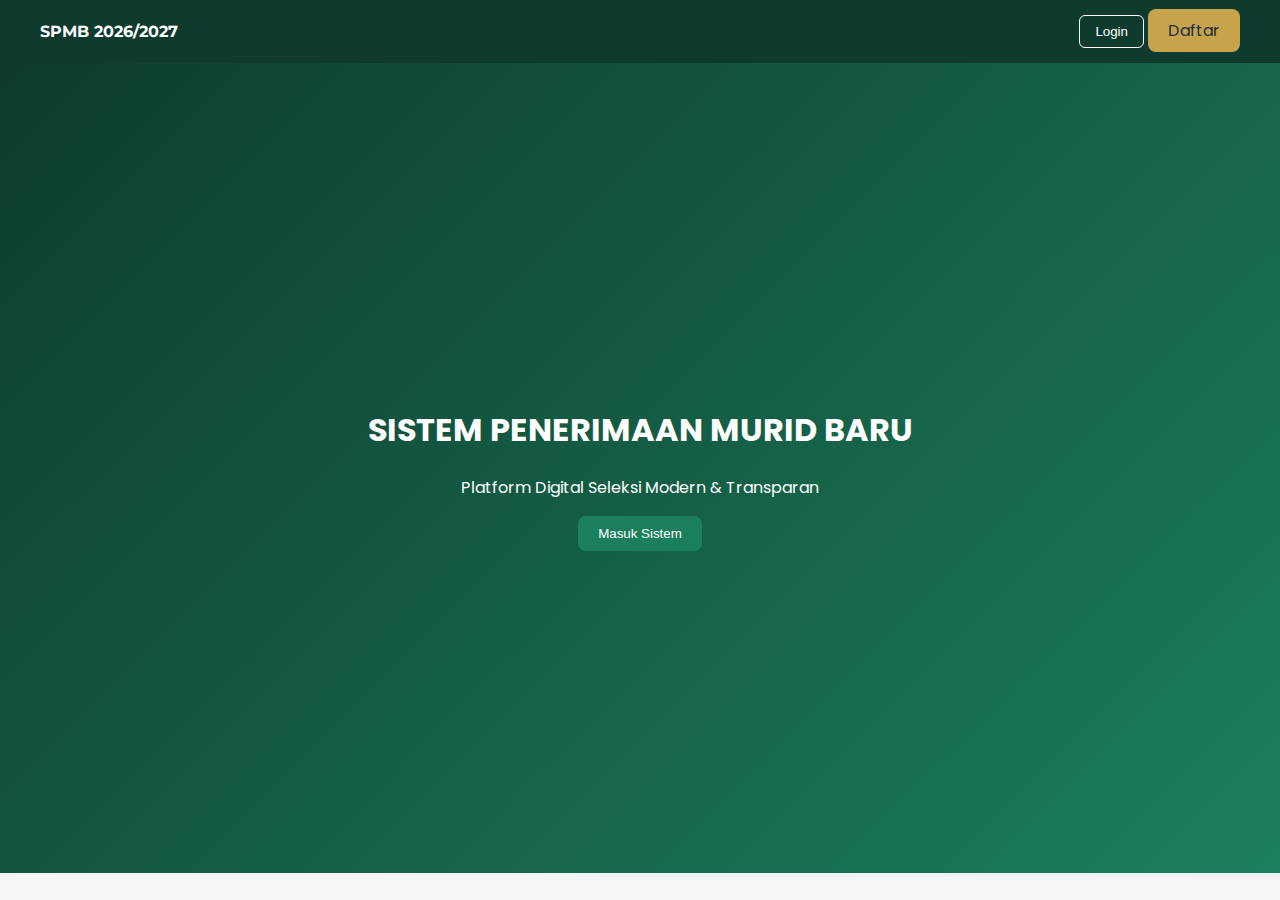
<file: index.html>
<!DOCTYPE html>
<html lang="id">
<head>
<meta charset="UTF-8">
<meta name="viewport" content="width=device-width, initial-scale=1.0">
<title>SPMB Enterprise 2026-2027</title>

<link href="https://fonts.googleapis.com/css2?family=Poppins:wght@300;400;600;700&family=Montserrat:wght@600;700&display=swap" rel="stylesheet">
<link rel="stylesheet" href="style.css">
</head>
<body>

<header class="navbar">
  <div class="logo">SPMB 2026/2027</div>
  <div>
    <button class="btn-outline" onclick="openLogin()">Login</button>
    <a href="register.html" class="btn-gold">Daftar</a>
  </div>
</header>

<section class="hero">
  <div class="hero-content">
    <h1>SISTEM PENERIMAAN MURID BARU</h1>
    <p>Platform Digital Seleksi Modern & Transparan</p>
    <button class="btn-primary" onclick="openLogin()">Masuk Sistem</button>
  </div>
</section>

<div class="modal" id="loginModal">
  <div class="modal-box">
    <h2>Login Enterprise</h2>

    <select id="role">
      <option value="user">Pendaftar</option>
      <option value="admin">Admin</option>
    </select>

    <input type="text" id="email" placeholder="Email">
    <input type="password" id="password" placeholder="Password">

    <button class="btn-primary" onclick="login()">Login</button>
    <span class="close" onclick="closeLogin()">×</span>
  </div>
</div>

<script src="app.js"></script>
</body>
</html>
</file>
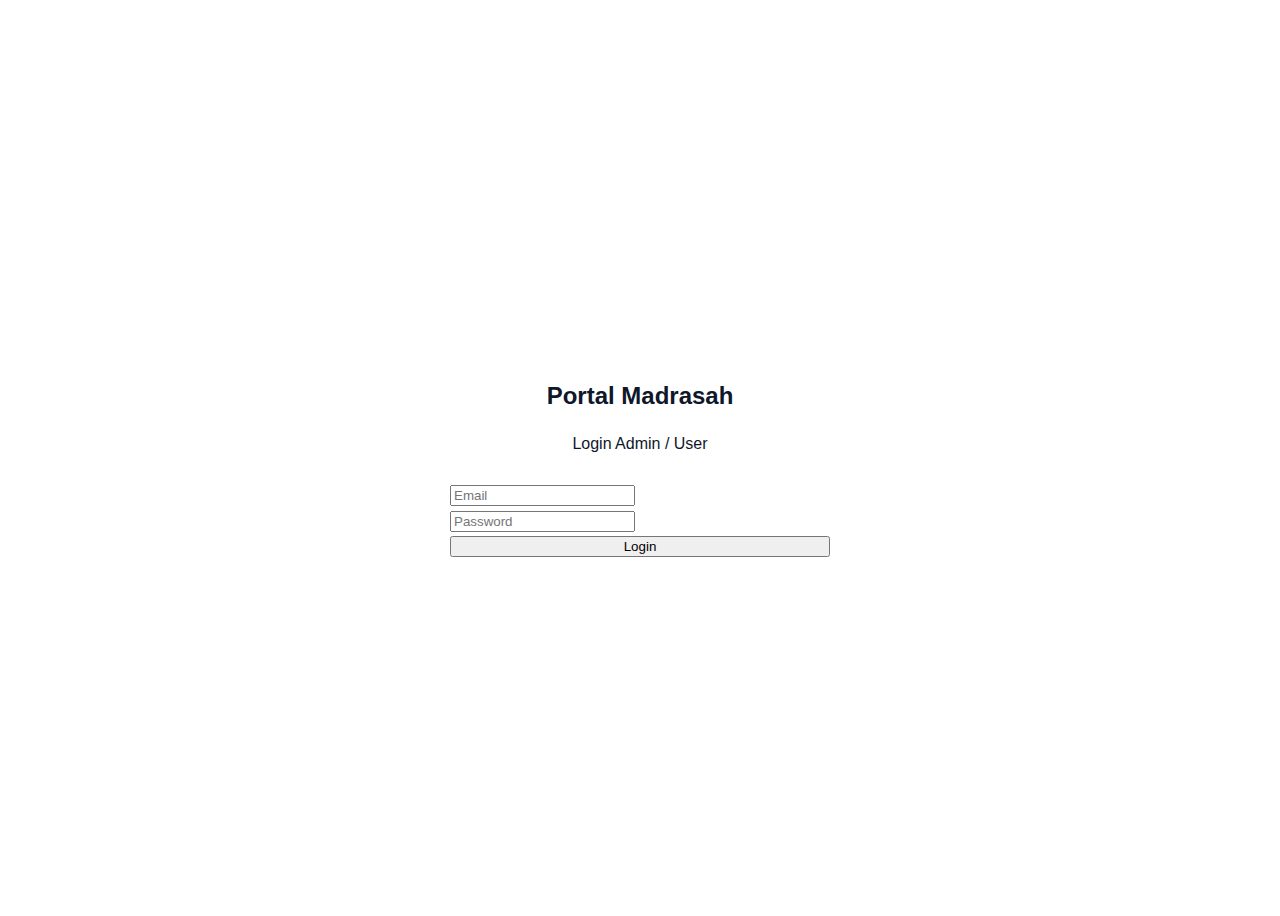
<file: login.html>
<!DOCTYPE html>
<html lang="id">
<head>
<meta charset="UTF-8">
<meta name="viewport" content="width=device-width, initial-scale=1.0">
<title>Login - Portal Madrasah</title>

<link href="https://fonts.googleapis.com/css2?family=Poppins:wght@500;600;700&family=Montserrat:wght@400;500;600&display=swap" rel="stylesheet">
<link rel="stylesheet" href="assets/css/style.css">

<style>
body {
  display: flex;
  justify-content: center;
  align-items: center;
  height: 100vh;
  background: linear-gradient(135deg, var(--green-dark), var(--navy-soft));
}

.login-card {
  background: #fff;
  padding: 40px;
  width: 380px;
  border-radius: var(--radius-lg);
  box-shadow: var(--shadow-soft);
}

.login-card h2 {
  text-align: center;
  margin-bottom: 10px;
}

.login-card p {
  text-align: center;
  margin-bottom: 25px;
}

</style>
</head>
<body>

<div class="login-card">
  <h2>Portal Madrasah</h2>
  <p>Login Admin / User</p>

  <div class="input-group">
    <input type="email" id="email" placeholder="Email">
  </div>

  <div class="input-group">
    <input type="password" id="password" placeholder="Password">
  </div>

  <button class="btn btn-primary" style="width:100%;">Login</button>
</div>

</body>
</html>
</file>
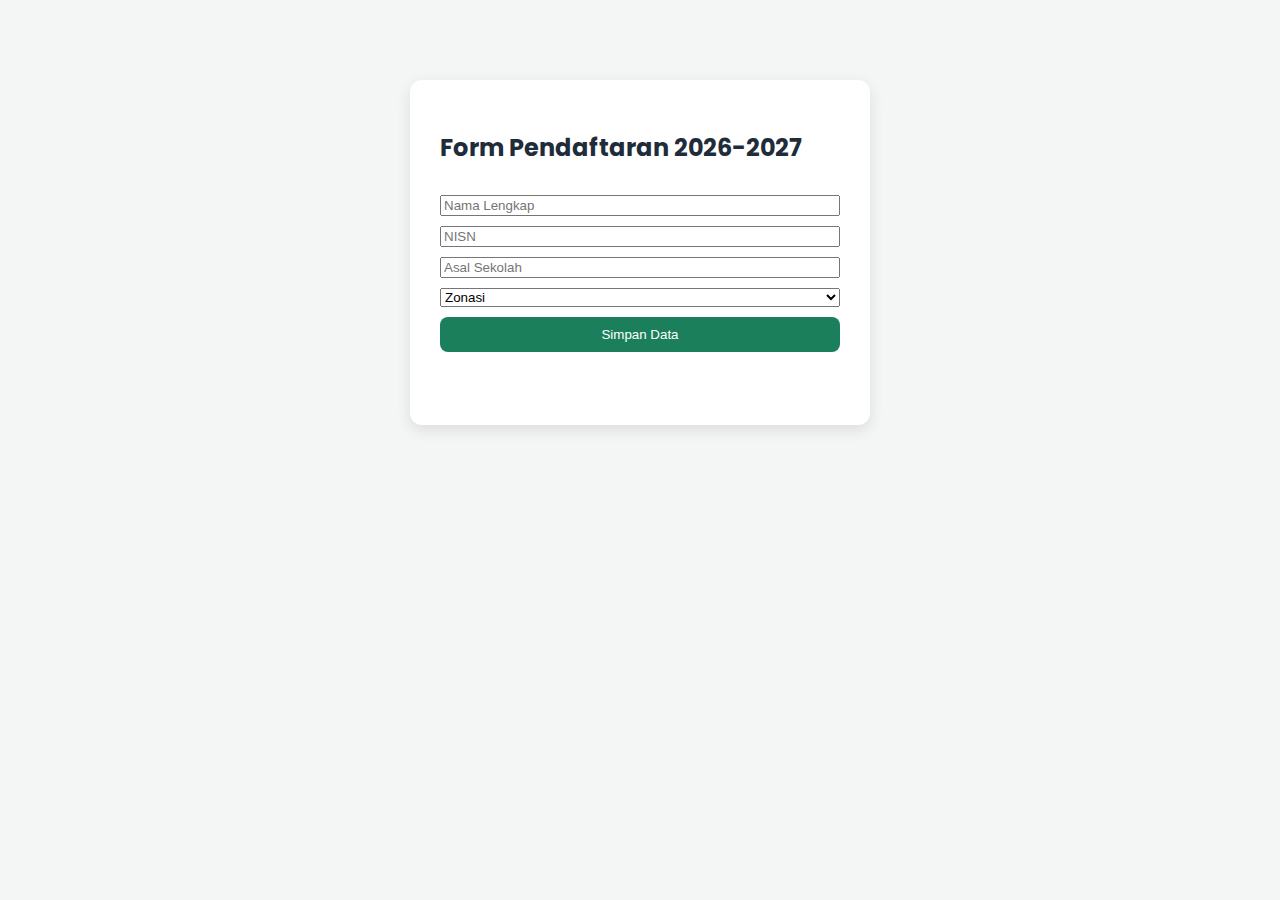
<file: register.html>
<!DOCTYPE html>
<html>
<head>
<meta charset="UTF-8">
<meta name="viewport" content="width=device-width, initial-scale=1.0">
<title>Pendaftaran SPMB</title>
<link href="https://fonts.googleapis.com/css2?family=Poppins:wght@300;400;600;700&family=Montserrat:wght@600;700&display=swap" rel="stylesheet">
<link rel="stylesheet" href="style.css">
</head>
<body>

<div class="form-container">
  <h2>Form Pendaftaran 2026-2027</h2>

  <input type="text" id="nama" placeholder="Nama Lengkap">
  <input type="text" id="nisn" placeholder="NISN">
  <input type="text" id="asal" placeholder="Asal Sekolah">
  <select id="jalur">
    <option>Zonasi</option>
    <option>Prestasi</option>
    <option>Afirmasi</option>
  </select>

  <button class="btn-primary" onclick="daftar()">Simpan Data</button>
  <button class="btn-outline" onclick="window.location='index.html'">Kembali</button>
</div>

<script src="app.js"></script>
</body>
</html>
</file>
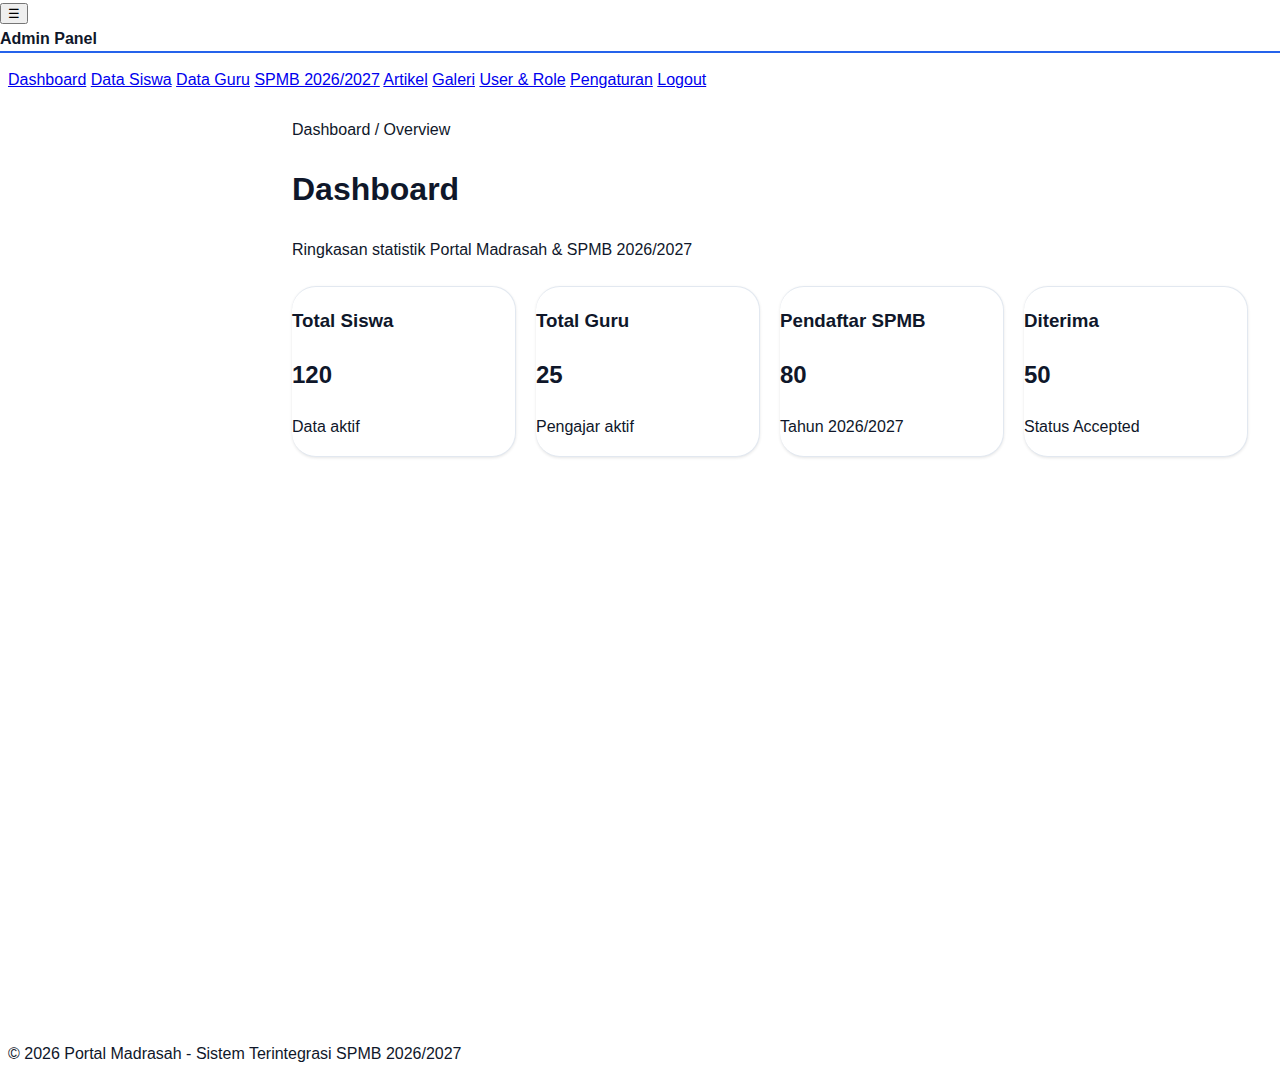
<file: admin/dashboard.html>
<!DOCTYPE html>
<html lang="id">
<head>
<meta charset="UTF-8">
<meta name="viewport" content="width=device-width, initial-scale=1.0">
<title>Dashboard Admin - Portal Madrasah</title>

<!-- Google Font -->
<link href="https://fonts.googleapis.com/css2?family=Poppins:wght@500;600;700&family=Montserrat:wght@400;500;600&display=swap" rel="stylesheet">

<!-- Global CSS -->
<link rel="stylesheet" href="../assets/css/style.css">

<style>
.main-content {
  margin-left: 260px;
  padding: 24px;
  min-height: 100vh;
}

.dashboard-grid {
  display: grid;
  grid-template-columns: repeat(auto-fit, minmax(220px, 1fr));
  gap: 20px;
}

.stat-card {
  border-left: 5px solid var(--gold-soft);
}

.top-section {
  margin-bottom: 24px;
}

</style>
</head>
<body>

<!-- ================= SIDEBAR ================= -->
<div class="sidebar" id="sidebar">
  <h3>Madrasah</h3>

  <a href="dashboard.html" class="active">Dashboard</a>
  <a href="siswa.html">Data Siswa</a>
  <a href="guru.html">Data Guru</a>
  <a href="spmb.html">SPMB 2026/2027</a>
  <a href="artikel.html">Artikel</a>
  <a href="galeri.html">Galeri</a>
  <a href="users.html">User & Role</a>
  <a href="settings.html">Pengaturan</a>
  <a href="#">Logout</a>
</div>

<!-- ================= NAVBAR ================= -->
<div class="navbar">
  <div>
    <button class="btn btn-outline" onclick="toggleSidebar()">☰</button>
  </div>
  <div>
    <strong>Admin Panel</strong>
  </div>
</div>

<!-- ================= MAIN CONTENT ================= -->
<div class="main-content">

  <!-- Breadcrumb -->
  <div class="breadcrumb">
    Dashboard / Overview
  </div>

  <!-- Title -->
  <div class="top-section">
    <h1>Dashboard</h1>
    <p>Ringkasan statistik Portal Madrasah & SPMB 2026/2027</p>
  </div>

  <!-- Statistic Cards -->
  <div class="dashboard-grid">
    
    <div class="card stat-card">
      <h3>Total Siswa</h3>
      <h2>120</h2>
      <p>Data aktif</p>
    </div>

    <div class="card stat-card">
      <h3>Total Guru</h3>
      <h2>25</h2>
      <p>Pengajar aktif</p>
    </div>

    <div class="card stat-card">
      <h3>Pendaftar SPMB</h3>
      <h2>80</h2>
      <p>Tahun 2026/2027</p>
    </div>

    <div class="card stat-card">
      <h3>Diterima</h3>
      <h2>50</h2>
      <p>Status Accepted</p>
    </div>

  </div>

</div>

<!-- ================= FOOTER ================= -->
<div class="footer">
  © 2026 Portal Madrasah - Sistem Terintegrasi SPMB 2026/2027
</div>

<!-- ================= SCRIPT ================= -->
<script>
function toggleSidebar() {
  document.getElementById("sidebar").classList.toggle("active");
}
</script>

</body>
</html>
</file>
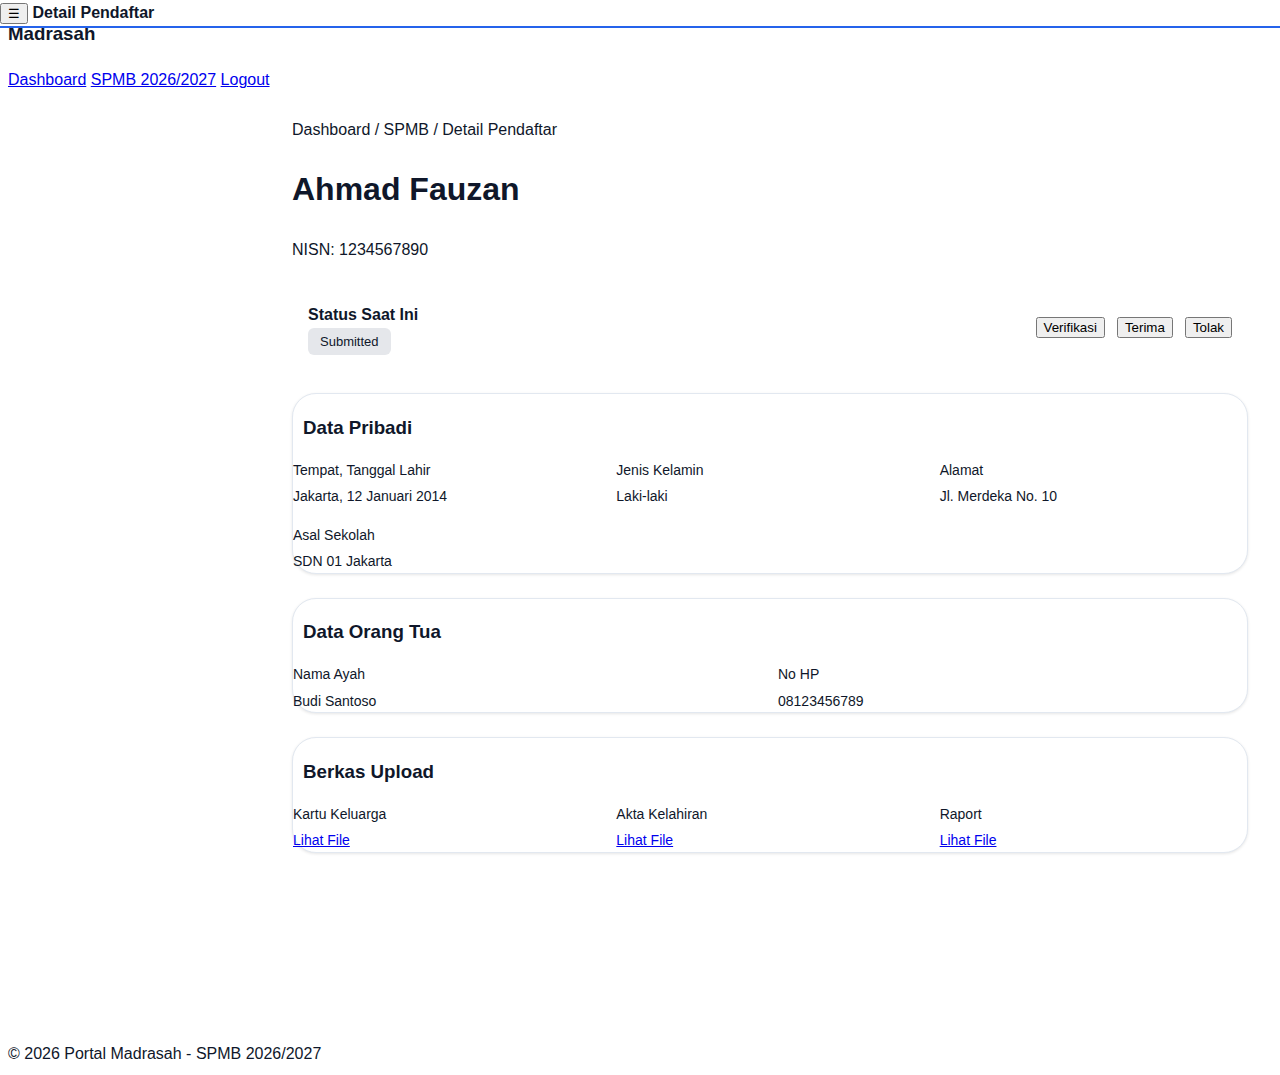
<file: admin/spmb-detail.html>
<!DOCTYPE html>
<html lang="id">
<head>
<meta charset="UTF-8">
<meta name="viewport" content="width=device-width, initial-scale=1.0">
<title>Detail Pendaftar - SPMB 2026/2027</title>

<link href="https://fonts.googleapis.com/css2?family=Poppins:wght@500;600;700&family=Montserrat:wght@400;500;600&display=swap" rel="stylesheet">
<link rel="stylesheet" href="../assets/css/style.css">

<style>
.main-content {
  margin-left: 260px;
  padding: 24px;
  min-height: 100vh;
}

.section {
  margin-bottom: 24px;
}

.section h3 {
  margin-bottom: 16px;
  border-left: 4px solid var(--gold-soft);
  padding-left: 10px;
}

.data-grid {
  display: grid;
  grid-template-columns: repeat(auto-fit, minmax(250px, 1fr));
  gap: 16px;
}

.data-item {
  font-size: 14px;
}

.data-item strong {
  display: block;
  color: var(--text-muted);
  font-weight: 500;
  margin-bottom: 4px;
}

.status-panel {
  display: flex;
  justify-content: space-between;
  align-items: center;
  padding: 16px;
  border-radius: var(--radius-md);
  background: #fff;
  box-shadow: var(--shadow-soft);
  margin-bottom: 24px;
}

.status-label {
  font-weight: 600;
}

.status-badge {
  padding: 6px 12px;
  border-radius: 6px;
  font-size: 13px;
  font-weight: 500;
}

.status-submitted { background: #E5E7EB; }
.status-verified { background: #D1FAE5; color: #065F46; }
.status-accepted { background: var(--emerald); color: #fff; }
.status-rejected { background: #FECACA; color: #7F1D1D; }

.action-buttons {
  display: flex;
  gap: 12px;
  flex-wrap: wrap;
}

@media (max-width: 992px) {
  .main-content {
    margin-left: 0;
  }
}
</style>
</head>
<body>

<!-- SIDEBAR -->
<div class="sidebar" id="sidebar">
  <h3>Madrasah</h3>
  <a href="dashboard.html">Dashboard</a>
  <a href="spmb.html" class="active">SPMB 2026/2027</a>
  <a href="#">Logout</a>
</div>

<!-- NAVBAR -->
<div class="navbar">
  <button class="btn btn-outline" onclick="toggleSidebar()">☰</button>
  <strong>Detail Pendaftar</strong>
</div>

<!-- MAIN CONTENT -->
<div class="main-content">

  <!-- Breadcrumb -->
  <div class="breadcrumb">
    Dashboard / SPMB / Detail Pendaftar
  </div>

  <!-- Identitas Header -->
  <div class="section">
    <h1>Ahmad Fauzan</h1>
    <p>NISN: 1234567890</p>
  </div>

  <!-- Status Panel -->
  <div class="status-panel">
    <div>
      <div class="status-label">Status Saat Ini</div>
      <span class="status-badge status-submitted">Submitted</span>
    </div>

    <div class="action-buttons">
      <button class="btn btn-primary">Verifikasi</button>
      <button class="btn btn-gold">Terima</button>
      <button class="btn btn-outline">Tolak</button>
    </div>
  </div>

  <!-- Data Pribadi -->
  <div class="section card">
    <h3>Data Pribadi</h3>
    <div class="data-grid">
      <div class="data-item">
        <strong>Tempat, Tanggal Lahir</strong>
        Jakarta, 12 Januari 2014
      </div>
      <div class="data-item">
        <strong>Jenis Kelamin</strong>
        Laki-laki
      </div>
      <div class="data-item">
        <strong>Alamat</strong>
        Jl. Merdeka No. 10
      </div>
      <div class="data-item">
        <strong>Asal Sekolah</strong>
        SDN 01 Jakarta
      </div>
    </div>
  </div>

  <!-- Data Orang Tua -->
  <div class="section card">
    <h3>Data Orang Tua</h3>
    <div class="data-grid">
      <div class="data-item">
        <strong>Nama Ayah</strong>
        Budi Santoso
      </div>
      <div class="data-item">
        <strong>No HP</strong>
        08123456789
      </div>
    </div>
  </div>

  <!-- Berkas Upload -->
  <div class="section card">
    <h3>Berkas Upload</h3>
    <div class="data-grid">
      <div class="data-item">
        <strong>Kartu Keluarga</strong>
        <a href="#">Lihat File</a>
      </div>
      <div class="data-item">
        <strong>Akta Kelahiran</strong>
        <a href="#">Lihat File</a>
      </div>
      <div class="data-item">
        <strong>Raport</strong>
        <a href="#">Lihat File</a>
      </div>
    </div>
  </div>

</div>

<!-- FOOTER -->
<div class="footer">
  © 2026 Portal Madrasah - SPMB 2026/2027
</div>

<script>
function toggleSidebar() {
  document.getElementById("sidebar").classList.toggle("active");
}
</script>

</body>
</html>
</file>
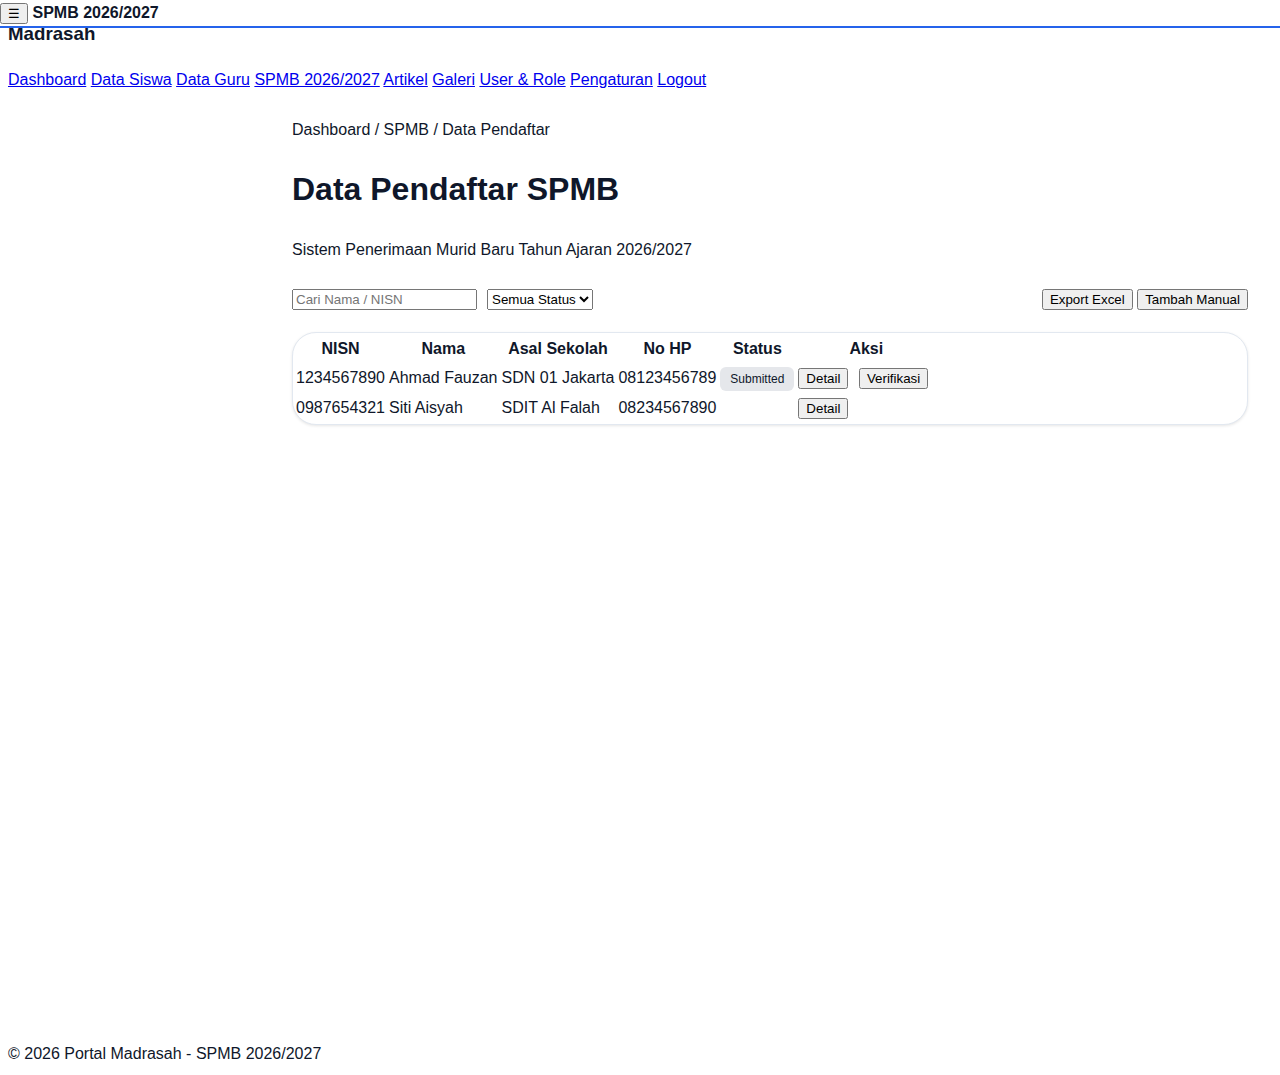
<file: admin/spmb.html>
<!DOCTYPE html>
<html lang="id">
<head>
<meta charset="UTF-8">
<meta name="viewport" content="width=device-width, initial-scale=1.0">
<title>SPMB 2026/2027 - Admin</title>

<link href="https://fonts.googleapis.com/css2?family=Poppins:wght@500;600;700&family=Montserrat:wght@400;500;600&display=swap" rel="stylesheet">
<link rel="stylesheet" href="../assets/css/style.css">

<style>
.main-content {
  margin-left: 260px;
  padding: 24px;
  min-height: 100vh;
}

.top-section {
  margin-bottom: 24px;
}

.action-bar {
  display: flex;
  justify-content: space-between;
  align-items: center;
  margin-bottom: 20px;
  gap: 15px;
  flex-wrap: wrap;
}

.filter-group {
  display: flex;
  gap: 10px;
  flex-wrap: wrap;
}

.status-badge {
  padding: 5px 10px;
  border-radius: 6px;
  font-size: 12px;
  font-weight: 500;
}

.status-submitted { background: #E5E7EB; }
.status-verified { background: #D1FAE5; color: #065F46; }
.status-accepted { background: var(--emerald); color: #fff; }
.status-rejected { background: #FECACA; color: #7F1D1D; }

.table-actions button {
  margin-right: 6px;
}

@media (max-width: 992px) {
  .main-content {
    margin-left: 0;
  }
}
</style>
</head>
<body>

<!-- SIDEBAR -->
<div class="sidebar" id="sidebar">
  <h3>Madrasah</h3>
  <a href="dashboard.html">Dashboard</a>
  <a href="siswa.html">Data Siswa</a>
  <a href="guru.html">Data Guru</a>
  <a href="spmb.html" class="active">SPMB 2026/2027</a>
  <a href="artikel.html">Artikel</a>
  <a href="galeri.html">Galeri</a>
  <a href="users.html">User & Role</a>
  <a href="settings.html">Pengaturan</a>
  <a href="#">Logout</a>
</div>

<!-- NAVBAR -->
<div class="navbar">
  <button class="btn btn-outline" onclick="toggleSidebar()">☰</button>
  <strong>SPMB 2026/2027</strong>
</div>

<!-- MAIN CONTENT -->
<div class="main-content">

  <!-- Breadcrumb -->
  <div class="breadcrumb">
    Dashboard / SPMB / Data Pendaftar
  </div>

  <!-- Header -->
  <div class="top-section">
    <h1>Data Pendaftar SPMB</h1>
    <p>Sistem Penerimaan Murid Baru Tahun Ajaran 2026/2027</p>
  </div>

  <!-- Action Bar -->
  <div class="action-bar">
    
    <div class="filter-group">
      <input type="text" placeholder="Cari Nama / NISN">
      
      <select>
        <option value="">Semua Status</option>
        <option>Submitted</option>
        <option>Verified</option>
        <option>Accepted</option>
        <option>Rejected</option>
      </select>
    </div>

    <div>
      <button class="btn btn-primary">Export Excel</button>
      <button class="btn btn-gold">Tambah Manual</button>
    </div>

  </div>

  <!-- Table -->
  <div class="card">
    <table class="table">
      <thead>
        <tr>
          <th>NISN</th>
          <th>Nama</th>
          <th>Asal Sekolah</th>
          <th>No HP</th>
          <th>Status</th>
          <th>Aksi</th>
        </tr>
      </thead>
      <tbody>
        <tr>
          <td>1234567890</td>
          <td>Ahmad Fauzan</td>
          <td>SDN 01 Jakarta</td>
          <td>08123456789</td>
          <td><span class="status-badge status-submitted">Submitted</span></td>
          <td class="table-actions">
            <button class="btn btn-outline">Detail</button>
            <button class="btn btn-primary">Verifikasi</button>
          </td>
        </tr>

        <tr>
          <td>0987654321</td>
          <td>Siti Aisyah</td>
          <td>SDIT Al Falah</td>
          <td>08234567890</td>
          <td><span class="status-badge status-accepted">Accepted</span></td>
          <td class="table-actions">
            <button class="btn btn-outline">Detail</button>
          </td>
        </tr>

      </tbody>
    </table>
  </div>

</div>

<!-- FOOTER -->
<div class="footer">
  © 2026 Portal Madrasah - SPMB 2026/2027
</div>

<script>
function toggleSidebar() {
  document.getElementById("sidebar").classList.toggle("active");
}
</script>

</body>
</html>
</file>
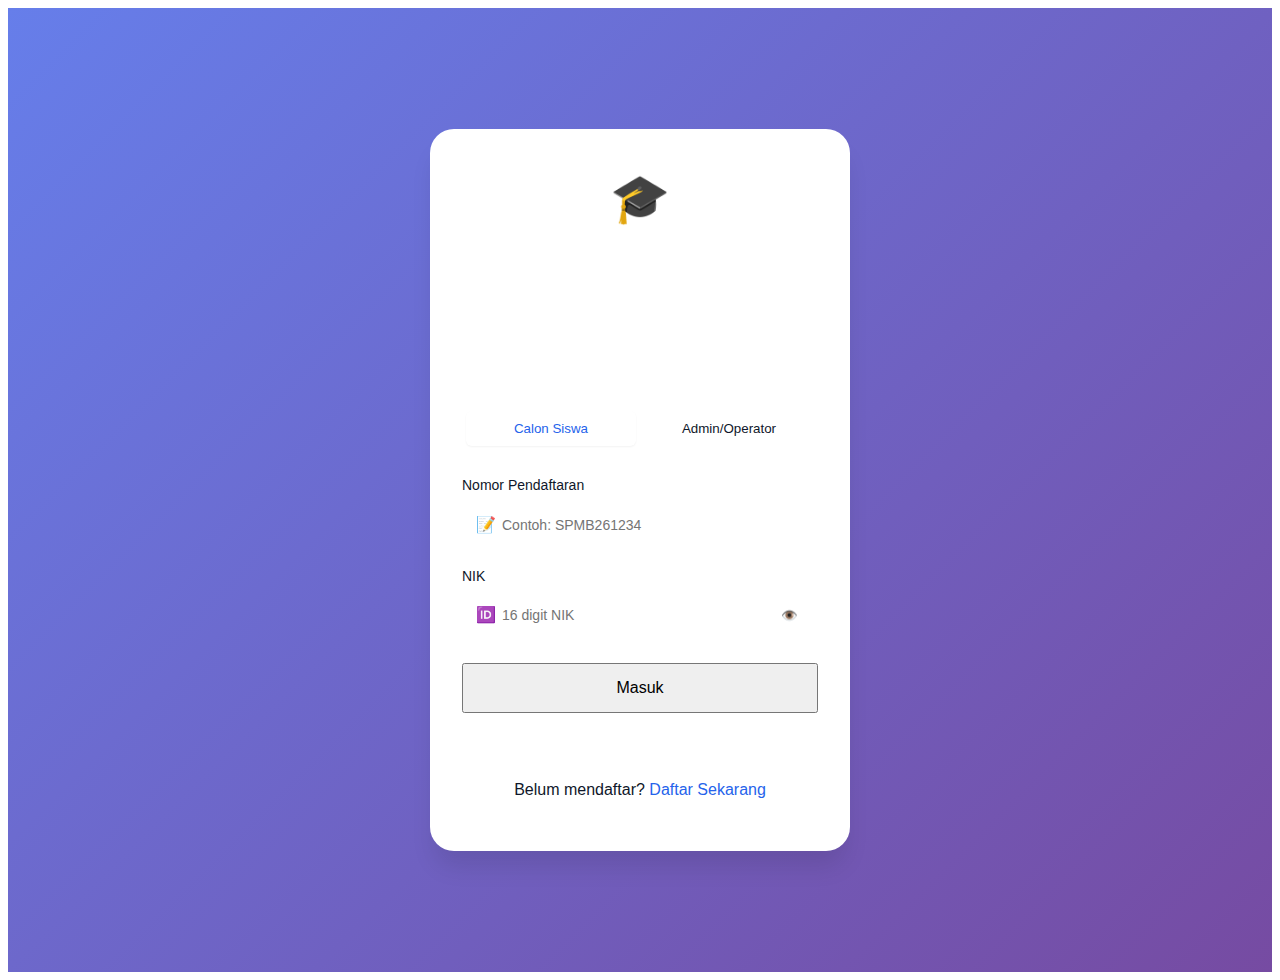
<file: pages/login.html>
<!DOCTYPE html>
<html lang="id">
<head>
    <meta charset="UTF-8">
    <meta name="viewport" content="width=device-width, initial-scale=1.0">
    <title>Login - SPMB 2026-2027</title>
    <link rel="stylesheet" href="../assets/css/style.css">
    <style>
        .login-page {
            min-height: 100vh;
            display: flex;
            align-items: center;
            justify-content: center;
            background: linear-gradient(135deg, #667eea 0%, #764ba2 100%);
            padding: 2rem;
        }
        
        .login-container {
            background: white;
            border-radius: var(--radius-xl);
            box-shadow: var(--shadow-xl);
            width: 100%;
            max-width: 420px;
            overflow: hidden;
        }
        
        .login-header {
            background: var(--gray-900);
            color: white;
            padding: 2rem;
            text-align: center;
        }
        
        .login-header h1 {
            color: white;
            font-size: 1.5rem;
            margin-bottom: 0.5rem;
        }
        
        .login-header p {
            color: var(--gray-400);
            font-size: 0.875rem;
        }
        
        .login-body {
            padding: 2rem;
        }
        
        .login-tabs {
            display: flex;
            gap: 0.5rem;
            margin-bottom: 1.5rem;
            background: var(--gray-100);
            padding: 0.25rem;
            border-radius: var(--radius);
        }
        
        .login-tab {
            flex: 1;
            padding: 0.625rem;
            border: none;
            background: transparent;
            border-radius: var(--radius-sm);
            cursor: pointer;
            font-weight: 500;
            color: var(--gray-600);
            transition: all 0.2s;
        }
        
        .login-tab.active {
            background: white;
            color: var(--primary);
            box-shadow: var(--shadow-sm);
        }
        
        .login-form {
            display: none;
        }
        
        .login-form.active {
            display: block;
            animation: fadeIn 0.3s ease;
        }
        
        .form-group {
            margin-bottom: 1.25rem;
        }
        
        .form-group label {
            display: block;
            margin-bottom: 0.5rem;
            font-weight: 500;
            font-size: 0.875rem;
            color: var(--gray-700);
        }
        
        .input-group {
            position: relative;
        }
        
        .input-group input {
            width: 100%;
            padding: 0.75rem 1rem 0.75rem 2.5rem;
            border: 2px solid var(--gray-200);
            border-radius: var(--radius);
            font-size: 0.875rem;
            transition: all 0.2s;
        }
        
        .input-group input:focus {
            outline: none;
            border-color: var(--primary);
        }
        
        .input-icon {
            position: absolute;
            left: 0.875rem;
            top: 50%;
            transform: translateY(-50%);
            color: var(--gray-400);
        }
        
        .toggle-password {
            position: absolute;
            right: 0.875rem;
            top: 50%;
            transform: translateY(-50%);
            background: none;
            border: none;
            cursor: pointer;
            color: var(--gray-400);
        }
        
        .btn-login {
            width: 100%;
            padding: 0.875rem;
            font-size: 1rem;
            margin-top: 0.5rem;
        }
        
        .login-footer {
            text-align: center;
            margin-top: 1.5rem;
            padding-top: 1.5rem;
            border-top: 1px solid var(--gray-200);
        }
        
        .login-footer a {
            color: var(--primary);
            text-decoration: none;
            font-weight: 500;
        }
        
        .login-footer a:hover {
            text-decoration: underline;
        }
        
        .alert {
            padding: 0.875rem 1rem;
            border-radius: var(--radius);
            margin-bottom: 1rem;
            display: none;
            align-items: center;
            gap: 0.5rem;
            font-size: 0.875rem;
        }
        
        .alert-error {
            background: #fee2e2;
            color: #991b1b;
            border: 1px solid #fecaca;
        }
        
        .alert-success {
            background: #d1fae5;
            color: #065f46;
            border: 1px solid #a7f3d0;
        }
        
        .alert.show {
            display: flex;
        }
        
        @keyframes fadeIn {
            from { opacity: 0; transform: translateY(10px); }
            to { opacity: 1; transform: translateY(0); }
        }
    </style>
</head>
<body>
    <div class="login-page">
        <div class="login-container">
            <div class="login-header">
                <div style="font-size: 3rem; margin-bottom: 1rem;">🎓</div>
                <h1>SPMB 2026-2027</h1>
                <p>Sistem Penerimaan Murid Baru</p>
            </div>
            
            <div class="login-body">
                <div class="login-tabs">
                    <button class="login-tab active" onclick="switchTab('siswa')">Calon Siswa</button>
                    <button class="login-tab" onclick="switchTab('admin')">Admin/Operator</button>
                </div>
                
                <div id="alertBox" class="alert"></div>
                
                <!-- Form Siswa -->
                <form id="formSiswa" class="login-form active" onsubmit="handleLoginSiswa(event)">
                    <div class="form-group">
                        <label>Nomor Pendaftaran</label>
                        <div class="input-group">
                            <span class="input-icon">📝</span>
                            <input type="text" id="noDaftarSiswa" placeholder="Contoh: SPMB261234" required>
                        </div>
                    </div>
                    
                    <div class="form-group">
                        <label>NIK</label>
                        <div class="input-group">
                            <span class="input-icon">🆔</span>
                            <input type="password" id="nikSiswa" placeholder="16 digit NIK" maxlength="16" required>
                            <button type="button" class="toggle-password" onclick="togglePassword('nikSiswa')">👁️</button>
                        </div>
                    </div>
                    
                    <button type="submit" class="btn btn-primary btn-login">Masuk</button>
                    
                    <div class="login-footer">
                        <p>Belum mendaftar? <a href="siswa/daftar.html">Daftar Sekarang</a></p>
                    </div>
                </form>
                
                <!-- Form Admin -->
                <form id="formAdmin" class="login-form" onsubmit="handleLoginAdmin(event)">
                    <div class="form-group">
                        <label>Username</label>
                        <div class="input-group">
                            <span class="input-icon">👤</span>
                            <input type="text" id="usernameAdmin" placeholder="Username" required>
                        </div>
                    </div>
                    
                    <div class="form-group">
                        <label>Password</label>
                        <div class="input-group">
                            <span class="input-icon">🔒</span>
                            <input type="password" id="passwordAdmin" placeholder="Password" required>
                            <button type="button" class="toggle-password" onclick="togglePassword('passwordAdmin')">👁️</button>
                        </div>
                    </div>
                    
                    <div class="form-group">
                        <label>Sebagai</label>
                        <div class="input-group">
                            <span class="input-icon">🏫</span>
                            <select id="roleAdmin" style="width: 100%; padding: 0.75rem 1rem 0.75rem 2.5rem; border: 2px solid var(--gray-200); border-radius: var(--radius); font-size: 0.875rem;">
                                <option value="admin">Admin Dinas</option>
                                <option value="operator">Operator Sekolah</option>
                            </select>
                        </div>
                    </div>
                    
                    <button type="submit" class="btn btn-primary btn-login">Masuk</button>
                    
                    <div class="login-footer">
                        <p><a href="#" onclick="showAlert('Hubungi admin untuk reset password', 'success')">Lupa Password?</a></p>
                    </div>
                </form>
            </div>
        </div>
    </div>

    <script src="../assets/js/app.js"></script>
    <script src="../assets/js/auth.js"></script>
    <script>
        function switchTab(tab) {
            document.querySelectorAll('.login-tab').forEach(t => t.classList.remove('active'));
            document.querySelectorAll('.login-form').forEach(f => f.classList.remove('active'));
            
            if (tab === 'siswa') {
                document.querySelectorAll('.login-tab')[0].classList.add('active');
                document.getElementById('formSiswa').classList.add('active');
            } else {
                document.querySelectorAll('.login-tab')[1].classList.add('active');
                document.getElementById('formAdmin').classList.add('active');
            }
        }
        
        function togglePassword(inputId) {
            const input = document.getElementById(inputId);
            input.type = input.type === 'password' ? 'text' : 'password';
        }
        
        function showAlert(message, type) {
            const alert = document.getElementById('alertBox');
            alert.className = `alert alert-${type} show`;
            alert.textContent = message;
            setTimeout(() => alert.classList.remove('show'), 5000);
        }
        
        function handleLoginSiswa(e) {
            e.preventDefault();
            const noDaftar = document.getElementById('noDaftarSiswa').value;
            const nik = document.getElementById('nikSiswa').value;
            
            const result = Auth.loginSiswa(noDaftar, nik);
            
            if (result.success) {
                showAlert('Login berhasil! Mengalihkan...', 'success');
                setTimeout(() => {
                    window.location.href = 'siswa/status.html';
                }, 1000);
            } else {
                showAlert(result.message, 'error');
            }
        }
        
        function handleLoginAdmin(e) {
            e.preventDefault();
            const username = document.getElementById('usernameAdmin').value;
            const password = document.getElementById('passwordAdmin').value;
            const role = document.getElementById('roleAdmin').value;
            
            const result = Auth.loginAdmin(username, password, role);
            
            if (result.success) {
                showAlert('Login berhasil! Mengalihkan...', 'success');
                setTimeout(() => {
                    window.location.href = 'admin/dashboard.html';
                }, 1000);
            } else {
                showAlert(result.message, 'error');
            }
        }
    </script>
</body>
</html>
</file>
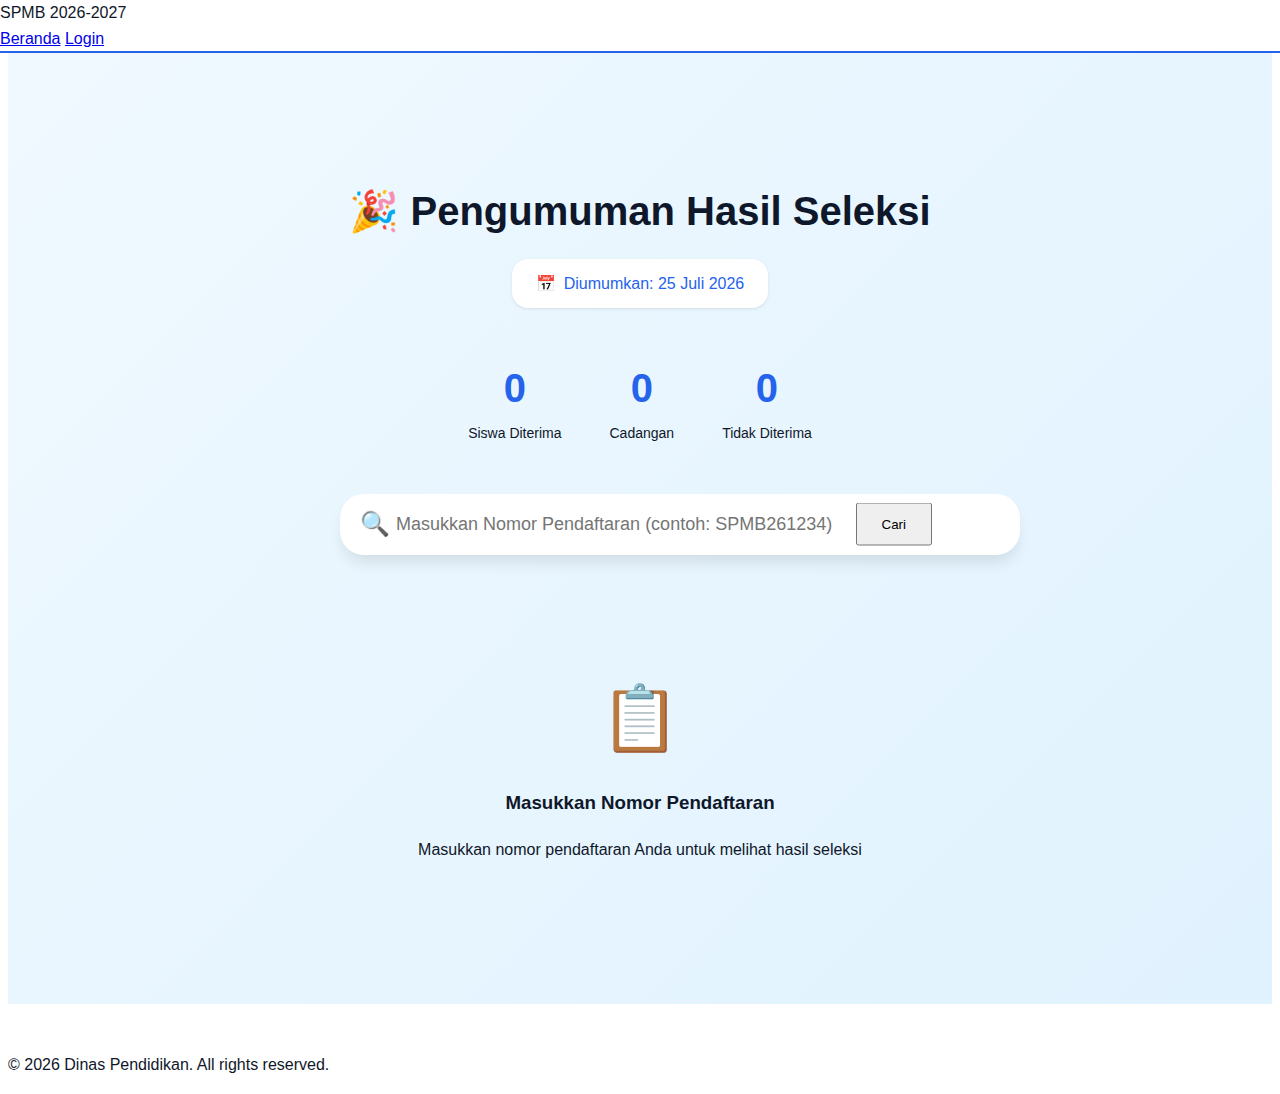
<file: pages/pengumuman.html>
<!DOCTYPE html>
<html lang="id">
<head>
    <meta charset="UTF-8">
    <meta name="viewport" content="width=device-width, initial-scale=1.0">
    <title>Pengumuman Hasil Seleksi - SPMB 2026-2027</title>
    <link rel="stylesheet" href="../assets/css/style.css">
    <style>
        .announcement-page {
            padding-top: 6rem;
            min-height: 100vh;
            background: linear-gradient(135deg, #f0f9ff 0%, #e0f2fe 100%);
        }
        
        .announcement-hero {
            text-align: center;
            padding: 3rem 0;
        }
        
        .announcement-hero h1 {
            font-size: 2.5rem;
            margin-bottom: 1rem;
            color: var(--gray-900);
        }
        
        .announcement-date {
            display: inline-flex;
            align-items: center;
            gap: 0.5rem;
            background: white;
            padding: 0.75rem 1.5rem;
            border-radius: var(--radius-lg);
            box-shadow: var(--shadow);
            font-weight: 500;
            color: var(--primary);
        }
        
        .search-section {
            max-width: 600px;
            margin: 0 auto 3rem;
        }
        
        .search-box-large {
            position: relative;
        }
        
        .search-box-large input {
            width: 100%;
            padding: 1.25rem 1.5rem 1.25rem 3.5rem;
            border: 2px solid var(--gray-200);
            border-radius: var(--radius-xl);
            font-size: 1.125rem;
            box-shadow: var(--shadow-lg);
            transition: all 0.3s;
        }
        
        .search-box-large input:focus {
            outline: none;
            border-color: var(--primary);
            box-shadow: 0 20px 25px -5px rgba(0, 0, 0, 0.1);
        }
        
        .search-icon {
            position: absolute;
            left: 1.25rem;
            top: 50%;
            transform: translateY(-50%);
            font-size: 1.5rem;
        }
        
        .search-btn {
            position: absolute;
            right: 0.5rem;
            top: 50%;
            transform: translateY(-50%);
            padding: 0.75rem 1.5rem;
        }
        
        .stats-bar {
            display: flex;
            justify-content: center;
            gap: 3rem;
            margin-bottom: 3rem;
            flex-wrap: wrap;
        }
        
        .stat-box {
            text-align: center;
        }
        
        .stat-box-number {
            font-size: 2.5rem;
            font-weight: 800;
            color: var(--primary);
            display: block;
        }
        
        .stat-box-label {
            color: var(--gray-600);
            font-size: 0.875rem;
        }
        
        .results-container {
            max-width: 900px;
            margin: 0 auto;
            padding: 0 1.5rem 3rem;
        }
        
        .result-card {
            background: white;
            border-radius: var(--radius-xl);
            box-shadow: var(--shadow-lg);
            overflow: hidden;
            display: none;
        }
        
        .result-card.show {
            display: block;
            animation: slideUp 0.5s ease;
        }
        
        .result-header {
            padding: 2rem;
            text-align: center;
            color: white;
        }
        
        .result-header.diterima {
            background: linear-gradient(135deg, #10b981, #059669);
        }
        
        .result-header.ditolak {
            background: linear-gradient(135deg, #ef4444, #dc2626);
        }
        
        .result-header.cadangan {
            background: linear-gradient(135deg, #f59e0b, #d97706);
        }
        
        .result-badge {
            display: inline-flex;
            align-items: center;
            gap: 0.5rem;
            background: rgba(255,255,255,0.2);
            padding: 0.5rem 1rem;
            border-radius: var(--radius);
            font-weight: 600;
            margin-bottom: 1rem;
        }
        
        .result-title {
            font-size: 2rem;
            color: white;
            margin-bottom: 0.5rem;
        }
        
        .result-subtitle {
            opacity: 0.9;
        }
        
        .result-body {
            padding: 2rem;
        }
        
        .info-grid-result {
            display: grid;
            grid-template-columns: repeat(2, 1fr);
            gap: 1.5rem;
            margin-bottom: 2rem;
        }
        
        .info-item {
            padding: 1rem;
            background: var(--gray-50);
            border-radius: var(--radius);
        }
        
        .info-label {
            font-size: 0.75rem;
            color: var(--gray-500);
            text-transform: uppercase;
            letter-spacing: 0.05em;
            margin-bottom: 0.25rem;
        }
        
        .info-value {
            font-weight: 600;
            color: var(--gray-900);
        }
        
        .result-actions {
            display: flex;
            gap: 1rem;
            justify-content: center;
            padding-top: 2rem;
            border-top: 1px solid var(--gray-200);
        }
        
        .btn-large {
            padding: 1rem 2rem;
            font-size: 1rem;
        }
        
        .empty-state {
            text-align: center;
            padding: 4rem 2rem;
            color: var(--gray-500);
        }
        
        .empty-state-icon {
            font-size: 4rem;
            margin-bottom: 1rem;
        }
        
        @keyframes slideUp {
            from {
                opacity: 0;
                transform: translateY(30px);
            }
            to {
                opacity: 1;
                transform: translateY(0);
            }
        }
        
        @media (max-width: 640px) {
            .info-grid-result {
                grid-template-columns: 1fr;
            }
            .result-actions {
                flex-direction: column;
            }
        }
    </style>
</head>
<body>
    <nav class="navbar">
        <div class="container">
            <div class="nav-brand">
                <span>SPMB 2026-2027</span>
            </div>
            <div class="nav-menu">
                <a href="../index.html">Beranda</a>
                <a href="login.html">Login</a>
            </div>
        </div>
    </nav>

    <main class="announcement-page">
        <div class="container">
            <div class="announcement-hero">
                <h1>🎉 Pengumuman Hasil Seleksi</h1>
                <div class="announcement-date">
                    <span>📅</span>
                    <span>Diumumkan: 25 Juli 2026</span>
                </div>
            </div>
            
            <div class="stats-bar">
                <div class="stat-box">
                    <span class="stat-box-number" id="totalDiterima">0</span>
                    <span class="stat-box-label">Siswa Diterima</span>
                </div>
                <div class="stat-box">
                    <span class="stat-box-number" id="totalCadangan">0</span>
                    <span class="stat-box-label">Cadangan</span>
                </div>
                <div class="stat-box">
                    <span class="stat-box-number" id="totalDitolak">0</span>
                    <span class="stat-box-label">Tidak Diterima</span>
                </div>
            </div>
            
            <div class="search-section">
                <div class="search-box-large">
                    <span class="search-icon">🔍</span>
                    <input type="text" id="searchInput" placeholder="Masukkan Nomor Pendaftaran (contoh: SPMB261234)">
                    <button class="btn btn-primary search-btn" onclick="cariHasil()">Cari</button>
                </div>
            </div>
            
            <div class="results-container">
                <div id="resultCard" class="result-card">
                    <!-- Hasil akan ditampilkan di sini -->
                </div>
                
                <div id="emptyState" class="empty-state">
                    <div class="empty-state-icon">📋</div>
                    <h3>Masukkan Nomor Pendaftaran</h3>
                    <p>Masukkan nomor pendaftaran Anda untuk melihat hasil seleksi</p>
                </div>
            </div>
        </div>
    </main>

    <footer class="footer">
        <div class="container">
            <div class="footer-bottom" style="border-top: none; padding-top: 2rem;">
                <p>&copy; 2026 Dinas Pendidikan. All rights reserved.</p>
            </div>
        </div>
    </footer>

    <script src="../assets/js/app.js"></script>
    <script>
        // Load stats
        function loadStats() {
            const pendaftar = JSON.parse(localStorage.getItem('spmb_pendaftar') || '[]');
            
            // Simulasi hasil seleksi (dalam realitas, ini dari server)
            const diterima = pendaftar.filter((p, i) => i % 3 === 0).length;
            const cadangan = pendaftar.filter((p, i) => i % 3 === 1).length;
            const ditolak = pendaftar.filter((p, i) => i % 3 === 2).length;
            
            animateValue('totalDiterima', diterima);
            animateValue('totalCadangan', cadangan);
            animateValue('totalDitolak', ditolak);
        }
        
        function animateValue(id, end) {
            const obj = document.getElementById(id);
            let start = 0;
            const duration = 1500;
            const startTime = performance.now();
            
            function update(currentTime) {
                const elapsed = currentTime - startTime;
                const progress = Math.min(elapsed / duration, 1);
                const easeOutQuart = 1 - Math.pow(1 - progress, 4);
                
                obj.textContent = Math.floor(easeOutQuart * end).toLocaleString('id-ID');
                
                if (progress < 1) {
                    requestAnimationFrame(update);
                }
            }
            
            requestAnimationFrame(update);
        }
        
        function cariHasil() {
            const noDaftar = document.getElementById('searchInput').value.trim();
            
            if (!noDaftar) {
                SPMB.toast('Masukkan nomor pendaftaran', 'error');
                return;
            }
            
            const pendaftar = JSON.parse(localStorage.getItem('spmb_pendaftar') || '[]');
            const siswa = pendaftar.find(p => p.noDaftar.toLowerCase() === noDaftar.toLowerCase());
            
            const resultCard = document.getElementById('resultCard');
            const emptyState = document.getElementById('emptyState');
            
            if (!siswa) {
                emptyState.innerHTML = `
                    <div class="empty-state-icon">😕</div>
                    <h3>Data Tidak Ditemukan</h3>
                    <p>Nomor pendaftaran <strong>${noDaftar}</strong> tidak ditemukan. Periksa kembali nomor Anda.</p>
                `;
                emptyState.style.display = 'block';
                resultCard.classList.remove('show');
                return;
            }
            
            // Simulasi hasil (dalam realitas, ini dari data server)
            const hasil = generateHasil(siswa);
            
            emptyState.style.display = 'none';
            resultCard.className = `result-card show ${hasil.status}`;
            
            resultCard.innerHTML = `
                <div class="result-header ${hasil.status}">
                    <div class="result-badge">
                        <span>${hasil.icon}</span>
                        <span>${hasil.statusText}</span>
                    </div>
                    <h2 class="result-title">${hasil.judul}</h2>
                    <p class="result-subtitle">${hasil.subjudul}</p>
                </div>
                <div class="result-body">
                    <div class="info-grid-result">
                        <div class="info-item">
                            <div class="info-label">Nomor Pendaftaran</div>
                            <div class="info-value">${siswa.noDaftar}</div>
                        </div>
                        <div class="info-item">
                            <div class="info-label">Nama Lengkap</div>
                            <div class="info-value">${siswa.namaLengkap}</div>
                        </div>
                        <div class="info-item">
                            <div class="info-label">Sekolah Tujuan</div>
                            <div class="info-value">${hasil.sekolah}</div>
                        </div>
                        <div class="info-item">
                            <div class="info-label">Jalur Pendaftaran</div>
                            <div class="info-value">${siswa.jalur || 'Zonasi'}</div>
                        </div>
                        <div class="info-item">
                            <div class="info-label">Nilai Akhir</div>
                            <div class="info-value">${hasil.nilai}</div>
                        </div>
                        <div class="info-item">
                            <div class="info-label">Ranking</div>
                            <div class="info-value">#${hasil.ranking}</div>
                        </div>
                    </div>
                    
                    <div class="result-actions">
                        ${hasil.status === 'diterima' ? `
                            <button class="btn btn-primary btn-large" onclick="cetakSurat('${siswa.noDaftar}')">
                                <span>🖨️</span> Cetak Surat Keterangan
                            </button>
                            <button class="btn btn-outline btn-large" onclick="downloadPDF('${siswa.noDaftar}')">
                                <span>📄</span> Download PDF
                            </button>
                        ` : `
                            <button class="btn btn-outline btn-large" onclick="ajukanBanding('${siswa.noDaftar}')">
                                <span>📝</span> Ajukan Banding
                            </button>
                        `}
                    </div>
                </div>
            `;
        }
        
        function generateHasil(siswa) {
            // Simulasi logika hasil berdasarkan NIK (untuk demo konsisten)
            const lastDigit = parseInt(siswa.nik.slice(-1));
            
            if (lastDigit >= 0 && lastDigit <= 3) {
                return {
                    status: 'diterima',
                    statusText: 'SELAMAT!',
                    icon: '🎉',
                    judul: 'Anda Diterima!',
                    subjudul: 'Selamat bergabung di sekolah pilihan Anda',
                    sekolah: 'SMA Negeri 1 Jakarta',
                    nilai: '85.75',
                    ranking: '12'
                };
            } else if (lastDigit >= 4 && lastDigit <= 6) {
                return {
                    status: 'cadangan',
                    statusText: 'CADANGAN',
                    icon: '⏳',
                    judul: 'Anda Masuk Daftar Cadangan',
                    subjudul: 'Menunggu konfirmasi jika ada yang mengundurkan diri',
                    sekolah: 'SMA Negeri 2 Jakarta',
                    nilai: '78.50',
                    ranking: '45'
                };
            } else {
                return {
                    status: 'ditolak',
                    statusText: 'TIDAK DITERIMA',
                    icon: '😔',
                    judul: 'Mohon Maaf',
                    subjudul: 'Anda belum diterima di sekolah pilihan. Jangan putus asa!',
                    sekolah: '-',
                    nilai: '65.25',
                    ranking: '120'
                };
            }
        }
        
        function cetakSurat(noDaftar) {
            window.print();
            SPMB.toast('Mencetak surat keterangan...', 'success');
        }
        
        function downloadPDF(noDaftar) {
            // Simulasi download PDF
            SPMB.toast('Mengunduh file PDF...', 'success');
            
            // Dalam implementasi nyata, ini akan generate PDF client-side atau fetch dari server
            setTimeout(() => {
                const link = document.createElement('a');
                link.href = '#';
                link.download = `Surat_Keterangan_${noDaftar}.pdf`;
                // link.click();
            }, 1000);
        }
        
        function ajukanBanding(noDaftar) {
            SPMB.toast('Form pengajuan banding akan segera dibuka', 'info');
        }
        
        // Enter key support
        document.getElementById('searchInput').addEventListener('keypress', function(e) {
            if (e.key === 'Enter') {
                cariHasil();
            }
        });
        
        // Load stats on page load
        loadStats();
    </script>
</body>
</html>
</file>
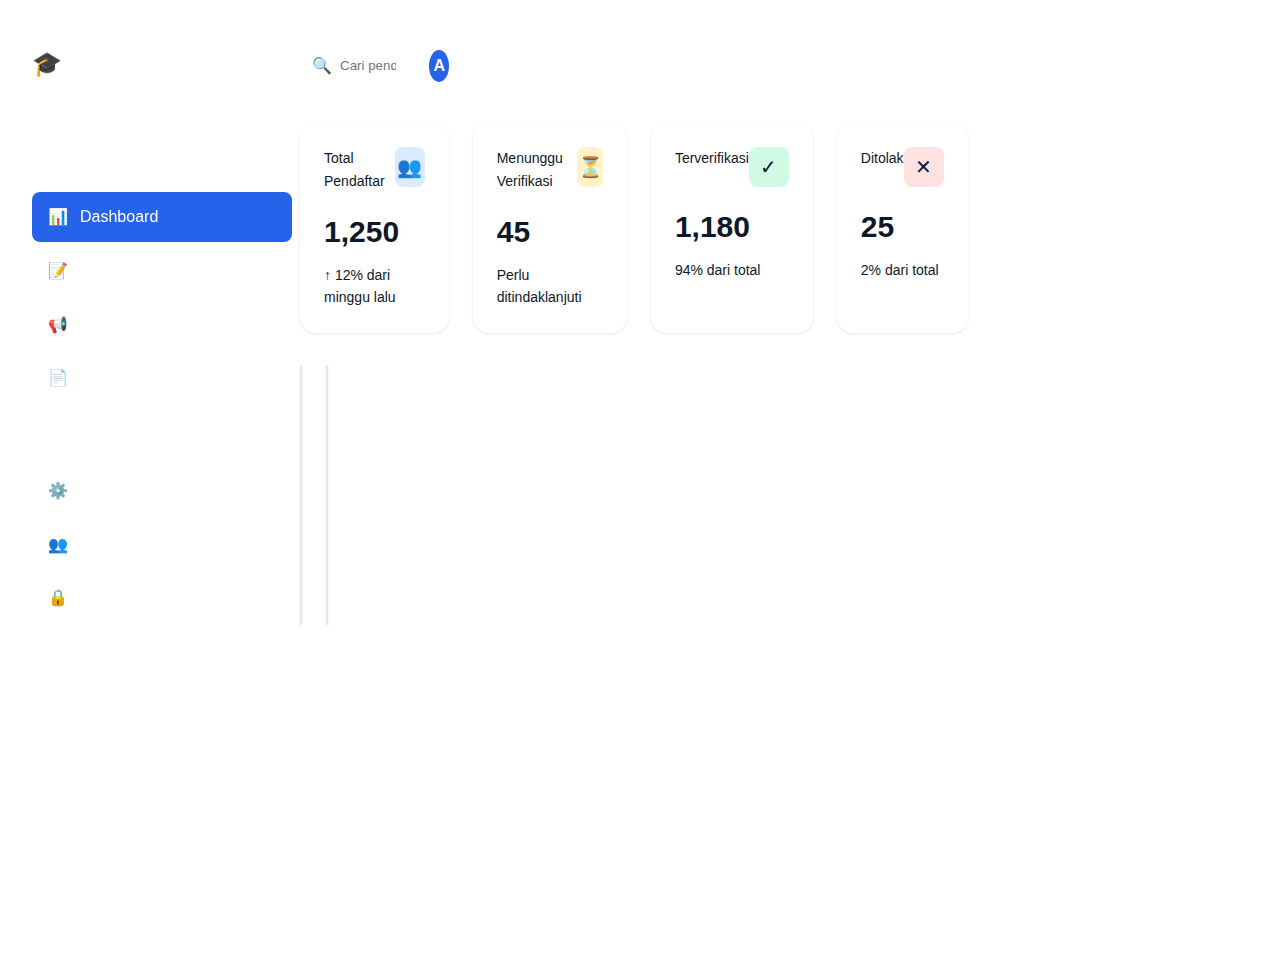
<file: pages/admin/dashboard.html>
<!DOCTYPE html>
<html lang="id">
<head>
    <meta charset="UTF-8">
    <meta name="viewport" content="width=device-width, initial-scale=1.0">
    <title>Admin Dashboard - SPMB 2026-2027</title>
    <link rel="stylesheet" href="../../assets/css/style.css">
    <style>
        .admin-layout {
            display: grid;
            grid-template-columns: 260px 1fr;
            min-height: 100vh;
        }
        
        .sidebar {
            background: var(--gray-900);
            color: white;
            padding: 1.5rem;
            position: fixed;
            height: 100vh;
            width: 260px;
            overflow-y: auto;
        }
        
        .sidebar-brand {
            display: flex;
            align-items: center;
            gap: 0.75rem;
            padding-bottom: 2rem;
            border-bottom: 1px solid var(--gray-800);
            margin-bottom: 2rem;
        }
        
        .sidebar-brand h2 {
            color: white;
            font-size: 1.25rem;
        }
        
        .nav-section {
            margin-bottom: 2rem;
        }
        
        .nav-section-title {
            font-size: 0.75rem;
            text-transform: uppercase;
            color: var(--gray-400);
            margin-bottom: 0.75rem;
            letter-spacing: 0.05em;
        }
        
        .nav-item {
            display: flex;
            align-items: center;
            gap: 0.75rem;
            padding: 0.75rem 1rem;
            color: var(--gray-300);
            text-decoration: none;
            border-radius: var(--radius);
            margin-bottom: 0.25rem;
            transition: all 0.2s;
        }
        
        .nav-item:hover,
        .nav-item.active {
            background: var(--primary);
            color: white;
        }
        
        .main-content {
            margin-left: 260px;
            padding: 2rem;
            background: var(--gray-100);
            min-height: 100vh;
        }
        
        .top-bar {
            display: flex;
            justify-content: space-between;
            align-items: center;
            margin-bottom: 2rem;
        }
        
        .search-box {
            position: relative;
            width: 300px;
        }
        
        .search-box input {
            width: 100%;
            padding: 0.75rem 1rem 0.75rem 2.5rem;
            border: 1px solid var(--gray-200);
            border-radius: var(--radius);
        }
        
        .search-box::before {
            content: '🔍';
            position: absolute;
            left: 0.75rem;
            top: 50%;
            transform: translateY(-50%);
        }
        
        .user-menu {
            display: flex;
            align-items: center;
            gap: 1rem;
        }
        
        .stats-grid {
            display: grid;
            grid-template-columns: repeat(4, 1fr);
            gap: 1.5rem;
            margin-bottom: 2rem;
        }
        
        .stat-card {
            background: white;
            padding: 1.5rem;
            border-radius: var(--radius-lg);
            box-shadow: var(--shadow);
        }
        
        .stat-card-header {
            display: flex;
            justify-content: space-between;
            align-items: start;
            margin-bottom: 1rem;
        }
        
        .stat-card-title {
            color: var(--gray-600);
            font-size: 0.875rem;
            font-weight: 500;
        }
        
        .stat-card-icon {
            width: 40px;
            height: 40px;
            border-radius: var(--radius);
            display: flex;
            align-items: center;
            justify-content: center;
            font-size: 1.25rem;
        }
        
        .stat-card-icon.blue { background: #dbeafe; }
        .stat-card-icon.green { background: #d1fae5; }
        .stat-card-icon.yellow { background: #fef3c7; }
        .stat-card-icon.red { background: #fee2e2; }
        
        .stat-card-value {
            font-size: 1.875rem;
            font-weight: 700;
            color: var(--gray-900);
        }
        
        .stat-card-change {
            font-size: 0.875rem;
            margin-top: 0.5rem;
        }
        
        .positive { color: var(--success); }
        .negative { color: var(--danger); }
        
        .content-grid {
            display: grid;
            grid-template-columns: 2fr 1fr;
            gap: 1.5rem;
        }
        
        .card {
            background: white;
            border-radius: var(--radius-lg);
            box-shadow: var(--shadow);
            overflow: hidden;
        }
        
        .card-header {
            padding: 1.25rem 1.5rem;
            border-bottom: 1px solid var(--gray-200);
            display: flex;
            justify-content: space-between;
            align-items: center;
        }
        
        .card-title {
            font-size: 1.125rem;
            font-weight: 600;
        }
        
        .card-body {
            padding: 1.5rem;
        }
        
        .table-responsive {
            overflow-x: auto;
        }
        
        table {
            width: 100%;
            border-collapse: collapse;
        }
        
        th, td {
            text-align: left;
            padding: 1rem;
            border-bottom: 1px solid var(--gray-200);
        }
        
        th {
            font-weight: 600;
            color: var(--gray-600);
            font-size: 0.875rem;
            text-transform: uppercase;
        }
        
        td {
            font-size: 0.875rem;
        }
        
        .status-badge {
            padding: 0.25rem 0.75rem;
            border-radius: 9999px;
            font-size: 0.75rem;
            font-weight: 600;
        }
        
        .status-pending { background: #fef3c7; color: #d97706; }
        .status-verified { background: #d1fae5; color: #059669; }
        .status-rejected { background: #fee2e2; color: #dc2626; }
        
        .btn-sm {
            padding: 0.375rem 0.75rem;
            font-size: 0.75rem;
        }
        
        .activity-list {
            list-style: none;
        }
        
        .activity-item {
            display: flex;
            gap: 1rem;
            padding: 1rem 0;
            border-bottom: 1px solid var(--gray-200);
        }
        
        .activity-item:last-child {
            border-bottom: none;
        }
        
        .activity-icon {
            width: 32px;
            height: 32px;
            background: var(--gray-100);
            border-radius: 50%;
            display: flex;
            align-items: center;
            justify-content: center;
            flex-shrink: 0;
        }
        
        .activity-content {
            flex: 1;
        }
        
        .activity-text {
            font-size: 0.875rem;
            color: var(--gray-800);
            margin-bottom: 0.25rem;
        }
        
        .activity-time {
            font-size: 0.75rem;
            color: var(--gray-400);
        }
        
        @media (max-width: 1024px) {
            .admin-layout {
                grid-template-columns: 1fr;
            }
            .sidebar {
                transform: translateX(-100%);
                transition: transform 0.3s;
                z-index: 1000;
            }
            .sidebar.open {
                transform: translateX(0);
            }
            .main-content {
                margin-left: 0;
            }
            .stats-grid {
                grid-template-columns: repeat(2, 1fr);
            }
            .content-grid {
                grid-template-columns: 1fr;
            }
        }
    </style>
</head>
<body>
    <div class="admin-layout">
        <!-- Sidebar -->
        <aside class="sidebar">
            <div class="sidebar-brand">
                <span style="font-size: 1.5rem;">🎓</span>
                <h2>Admin SPMB</h2>
            </div>
            
            <div class="nav-section">
                <div class="nav-section-title">Menu Utama</div>
                <a href="#" class="nav-item active">
                    <span>📊</span> Dashboard
                </a>
                <a href="verifikasi.html" class="nav-item">
                    <span>📝</span> Verifikasi
                </a>
                <a href="pengumuman.html" class="nav-item">
                    <span>📢</span> Pengumuman
                </a>
                <a href="laporan.html" class="nav-item">
                    <span>📄</span> Laporan
                </a>
            </div>
            
            <div class="nav-section">
                <div class="nav-section-title">Pengaturan</div>
                <a href="#" class="nav-item">
                    <span>⚙️</span> Sekolah
                </a>
                <a href="#" class="nav-item">
                    <span>👥</span> Pengguna
                </a>
                <a href="#" class="nav-item">
                    <span>🔒</span> Logout
                </a>
            </div>
        </aside>

        <!-- Main Content -->
        <main class="main-content">
            <div class="top-bar">
                <div class="search-box">
                    <input type="text" placeholder="Cari pendaftar...">
                </div>
                <div class="user-menu">
                    <span>Admin Dinas</span>
                    <div style="width: 32px; height: 32px; background: var(--primary); border-radius: 50%; display: flex; align-items: center; justify-content: center; color: white; font-weight: 600;">A</div>
                </div>
            </div>

            <!-- Stats -->
            <div class="stats-grid">
                <div class="stat-card">
                    <div class="stat-card-header">
                        <span class="stat-card-title">Total Pendaftar</span>
                        <div class="stat-card-icon blue">👥</div>
                    </div>
                    <div class="stat-card-value" id="totalPendaftar">1,250</div>
                    <div class="stat-card-change positive">↑ 12% dari minggu lalu</div>
                </div>
                
                <div class="stat-card">
                    <div class="stat-card-header">
                        <span class="stat-card-title">Menunggu Verifikasi</span>
                        <div class="stat-card-icon yellow">⏳</div>
                    </div>
                    <div class="stat-card-value" id="menungguVerifikasi">45</div>
                    <div class="stat-card-change">Perlu ditindaklanjuti</div>
                </div>
                
                <div class="stat-card">
                    <div class="stat-card-header">
                        <span class="stat-card-title">Terverifikasi</span>
                        <div class="stat-card-icon green">✓</div>
                    </div>
                    <div class="stat-card-value" id="terverifikasi">1,180</div>
                    <div class="stat-card-change positive">94% dari total</div>
                </div>
                
                <div class="stat-card">
                    <div class="stat-card-header">
                        <span class="stat-card-title">Ditolak</span>
                        <div class="stat-card-icon red">✕</div>
                    </div>
                    <div class="stat-card-value" id="ditolak">25</div>
                    <div class="stat-card-change negative">2% dari total</div>
                </div>
            </div>

            <!-- Content Grid -->
            <div class="content-grid">
                <!-- Recent Pendaftar -->
                <div class="card">
                    <div class="card-header">
                        <h3 class="card-title">Pendaftar Terbaru</h3>
                        <a href="#" class="btn btn-small btn-outline">Lihat Semua</a>
                    </div>
                    <div class="card-body">
                        <div class="table-responsive">
                            <table>
                                <thead>
                                    <tr>
                                        <th>No. Daftar</th>
                                        <th>Nama</th>
                                        <th>Sekolah Pilihan</th>
                                        <th>Jalur</th>
                                        <th>Status</th>
                                        <th>Aksi</th>
                                    </tr>
                                </thead>
                                <tbody id="tablePendaftar">
                                    <!-- Populated by JS -->
                                </tbody>
                            </table>
                        </div>
                    </div>
                </div>

                <!-- Activity Log -->
                <div class="card">
                    <div class="card-header">
                        <h3 class="card-title">Aktivitas Terbaru</h3>
                    </div>
                    <div class="card-body">
                        <ul class="activity-list" id="activityList">
                            <!-- Populated by JS -->
                        </ul>
                    </div>
                </div>
            </div>
        </main>
    </div>

    <script src="../../assets/js/app.js"></script>
    <script>
        // Load data dari localStorage
        function loadDashboardData() {
            const pendaftar = JSON.parse(localStorage.getItem('spmb_pendaftar') || '[]');
            
            // Update stats
            document.getElementById('totalPendaftar').textContent = pendaftar.length.toLocaleString('id-ID');
            
            const menunggu = pendaftar.filter(p => p.status === 'Menunggu Verifikasi').length;
            const terverifikasi = pendaftar.filter(p => p.status === 'Terverifikasi').length;
            const ditolak = pendaftar.filter(p => p.status === 'Ditolak').length;
            
            document.getElementById('menungguVerifikasi').textContent = menunggu;
            document.getElementById('terverifikasi').textContent = terverifikasi;
            document.getElementById('ditolak').textContent = ditolak;
            
            // Populate table
            const tbody = document.getElementById('tablePendaftar');
            const recentPendaftar = pendaftar.slice(-5).reverse();
            
            tbody.innerHTML = recentPendaftar.map(p => `
                <tr>
                    <td><strong>${p.noDaftar}</strong></td>
                    <td>${p.namaLengkap}</td>
                    <td>${p.sekolahPilihan1 || '-'}</td>
                    <td><span class="badge">${p.jalur}</span></td>
                    <td><span class="status-badge status-${getStatusClass(p.status)}">${p.status}</span></td>
                    <td>
                        <button class="btn btn-sm btn-primary" onclick="verifikasi('${p.noDaftar}')">Verifikasi</button>
                    </td>
                </tr>
            `).join('');
        }
        
        function getStatusClass(status) {
            if (status === 'Menunggu Verifikasi') return 'pending';
            if (status === 'Terverifikasi') return 'verified';
            if (status === 'Ditolak') return 'rejected';
            return 'pending';
        }
        
        function verifikasi(noDaftar) {
            SPMB.toast
</file>
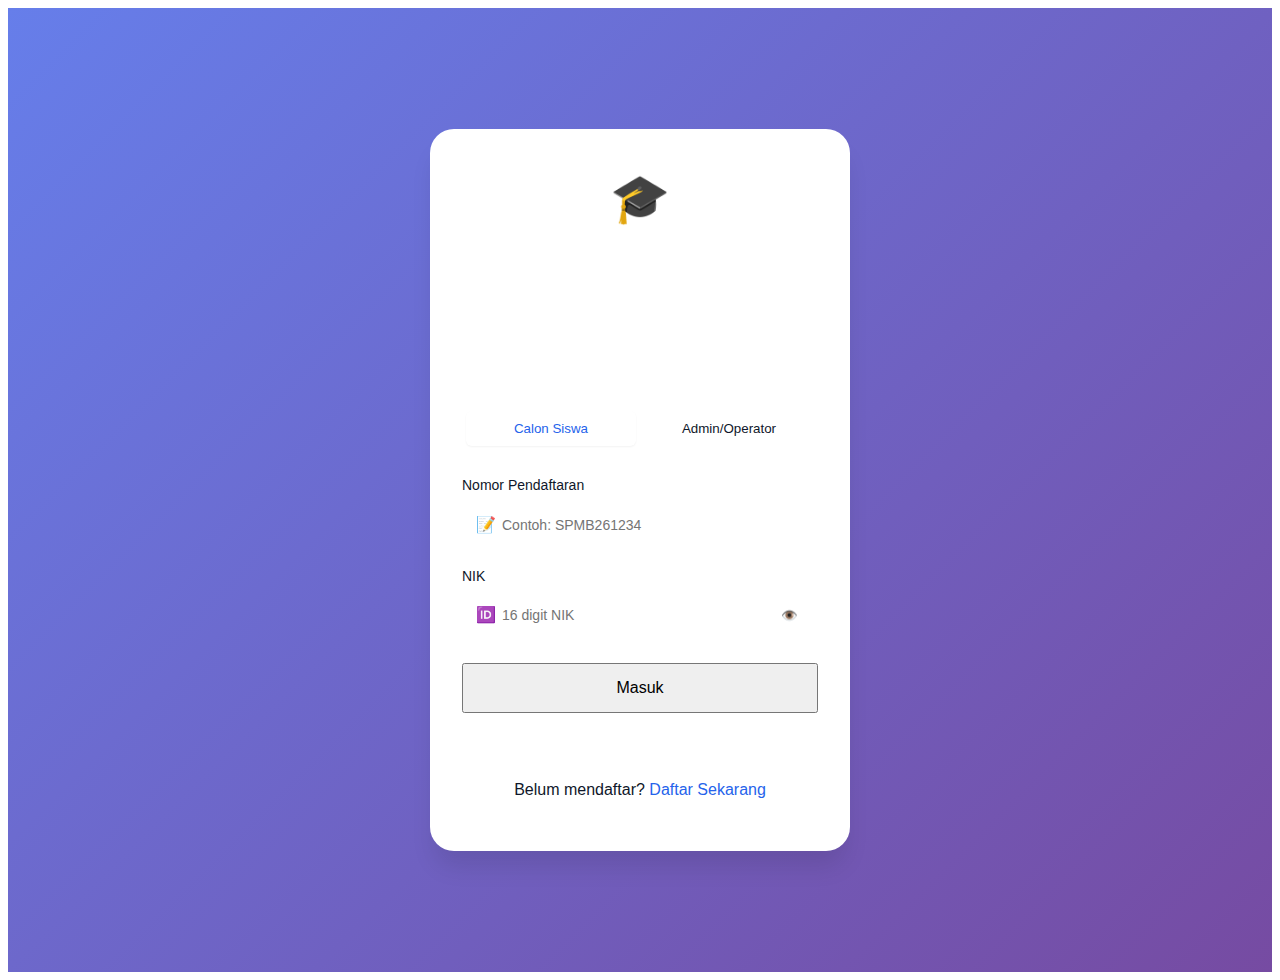
<file: pages/admin/laporan.html>
<!DOCTYPE html>
<html lang="id">
<head>
    <meta charset="UTF-8">
    <meta name="viewport" content="width=device-width, initial-scale=1.0">
    <title>Laporan - SPMB 2026-2027</title>
    <link rel="stylesheet" href="../../assets/css/style.css">
    <style>
        /* Copy style dari dashboard */
        .admin-layout { display: grid; grid-template-columns: 260px 1fr; min-height: 100vh; }
        .sidebar { background: var(--gray-900); color: white; padding: 1.5rem; position: fixed; height: 100vh; width: 260px; }
        .main-content { margin-left: 260px; padding: 2rem; background: var(--gray-100); min-height: 100vh; }
        
        .report-grid {
            display: grid;
            grid-template-columns: repeat(auto-fit, minmax(300px, 1fr));
            gap: 1.5rem;
            margin-bottom: 2rem;
        }
        
        .report-card {
            background: white;
            border-radius: var(--radius-lg);
            box-shadow: var(--shadow);
            padding: 1.5rem;
        }
        
        .report-card h3 {
            margin-bottom: 1rem;
            font-size: 1rem;
            color: var(--gray-600);
        }
        
        .chart-bar {
            display: flex;
            align-items: center;
            margin-bottom: 0.75rem;
        }
        
        .chart-label {
            width: 100px;
            font-size: 0.875rem;
            color: var(--gray-600);
        }
        
        .chart-progress {
            flex: 1;
            height: 24px;
            background: var(--gray-100);
            border-radius: var(--radius);
            overflow: hidden;
            margin: 0 0.75rem;
        }
        
        .chart-fill {
            height: 100%;
            background: var(--primary);
            border-radius: var(--radius);
            transition: width 0.5s ease;
            display: flex;
            align-items: center;
            justify-content: flex-end;
            padding-right: 0.5rem;
            color: white;
            font-size: 0.75rem;
            font-weight: 600;
        }
        
        .chart-value {
            font-size: 0.875rem;
            font-weight: 600;
            color: var(--gray-800);
            min-width: 40px;
            text-align: right;
        }
        
        .filter-bar {
            display: flex;
            gap: 1rem;
            margin-bottom: 1.5rem;
            flex-wrap: wrap;
        }
        
        .filter-group {
            display: flex;
            align-items: center;
            gap: 0.5rem;
        }
        
        .filter-group select {
            padding: 0.5rem 1rem;
            border: 1px solid var(--gray-200);
            border-radius: var(--radius);
            background: white;
        }
        
        .action-bar {
            display: flex;
            gap: 0.5rem;
            margin-bottom: 1.5rem;
        }
    </style>
</head>
<body>
    <div class="admin-layout">
        <aside class="sidebar">
            <div class="sidebar-brand">
                <span style="font-size: 1.5rem;">🎓</span>
                <h2>Admin SPMB</h2>
            </div>
            <div class="nav-section">
                <div class="nav-section-title">Menu Utama</div>
                <a href="dashboard.html" class="nav-item"><span>📊</span> Dashboard</a>
                <a href="verifikasi.html" class="nav-item"><span>📝</span> Verifikasi</a>
                <a href="pengumuman.html" class="nav-item"><span>📢</span> Pengumuman</a>
                <a href="laporan.html" class="nav-item active"><span>📄</span> Laporan</a>
            </div>
            <div class="nav-section">
                <a href="#" class="nav-item" onclick="Auth.logout()"><span>🔒</span> Logout</a>
            </div>
        </aside>

        <main class="main-content">
            <div class="top-bar">
                <h1>Laporan & Statistik</h1>
                <div class="user-menu">
                    <span class="user-name">Admin</span>
                </div>
            </div>

            <div class="filter-bar">
                <div class="filter-group">
                    <label>Jenjang:</label>
                    <select id="filterJenjang" onchange="updateLaporan()">
                        <option value="">Semua</option>
                        <option value="SD">SD</option>
                        <option value="SMP">SMP</option>
                        <option value="SMA">SMA</option>
                    </select>
                </div>
                <div class="filter-group">
                    <label>Jalur:</label>
                    <select id="filterJalur" onchange="updateLaporan()">
                        <option value="">Semua</option>
                        <option value="zonasi">Zonasi</option>
                        <option value="prestasi">Prestasi</option>
                        <option value="afirmasi">Afirmasi</option>
                    </select>
                </div>
                <div class="filter-group">
                    <label>Status:</label>
                    <select id="filterStatus" onchange="updateLaporan()">
                        <option value="">Semua</option>
                        <option value="Menunggu Verifikasi">Menunggu Verifikasi</option>
                        <option value="Terverifikasi">Terverifikasi</option>
                        <option value="Ditolak">Ditolak</option>
                    </select>
                </div>
            </div>

            <div class="action-bar">
                <button class="btn btn-primary" onclick="ExportModule.exportPendaftar(getFilters())">
                    <span>📊</span> Export Data Pendaftar
                </button>
                <button class="btn btn-outline" onclick="ExportModule.exportLaporan()">
                    <span>📈</span> Export Laporan Ringkasan
                </button>
                <button class="btn btn-outline" onclick="window.print()">
                    <span>🖨️</span> Cetak Laporan
                </button>
            </div>

            <div class="report-grid">
                <div class="report-card">
                    <h3>Statistik Berdasarkan Jalur</h3>
                    <div id="chartJalur"></div>
                </div>
                
                <div class="report-card">
                    <h3>Statistik Berdasarkan Status</h3>
                    <div id="chartStatus"></div>
                </div>
                
                <div class="report-card">
                    <h3>Statistik Berdasarkan Jenjang</h3>
                    <div id="chartJenjang"></div>
                </div>
                
                <div class="report-card">
                    <h3>10 Pendaftar Terbaru</h3>
                    <div id="listTerbaru" style="font-size: 0.875rem;"></div>
                </div>
            </div>

            <div class="card">
                <div class="card-header">
                    <h3 class="card-title">Detail Data Pendaftar</h3>
                </div>
                <div class="card-body">
                    <div class="table-responsive">
                        <table id="tabelLaporan">
                            <thead>
                                <tr>
                                    <th>No</th>
                                    <th>No. Daftar</th>
                                    <th>Nama</th>
                                    <th>Jenjang</th>
                                    <th>Jalur</th>
                                    <th>Status</th>
                                    <th>Tanggal</th>
                                </tr>
                            </thead>
                            <tbody></tbody>
                        </table>
                    </div>
                </div>
            </div>
        </main>
    </div>

    <script src="../../assets/js/app.js"></script>
    <script src="../../assets/js/auth.js"></script>
    <script src="../../assets/js/export.js"></script>
    <script>
        protectAdminPage();
        
        function getFilters() {
            return {
                jenjang: document.getElementById('filterJenjang').value,
                jalur: document.getElementById('filterJalur').value,
                status: document.getElementById('filterStatus').value
            };
        }
        
        function updateLaporan() {
            const filters = getFilters();
            const allData = JSON.parse(localStorage.getItem('spmb_pendaftar') || '[]');
            
            // Filter data
            let filtered = allData;
            if (filters.jenjang) filtered = filtered.filter(p => p.jenjang === filters.jenjang);
            if (filters.jalur) filtered = filtered.filter(p => p.jalur === filters.jalur);
            if (filters.status) filtered = filtered.filter(p => p.status === filters.status);
            
            // Update charts
            renderChart('chartJalur', groupBy(filtered, 'jalur'));
            renderChart('chartStatus', groupBy(filtered, 'status'));
            renderChart('chartJenjang', groupBy(filtered, 'jenjang'));
            
            // Update list terbaru
            const terbaru = filtered.slice(-10).reverse();
            document.getElementById('listTerbaru').innerHTML = terbaru.map((p, i) => `
                <div style="padding: 0.5rem 0; border-bottom: 1px solid var(--gray-100);">
                    <strong>${i+1}. ${p.namaLengkap}</strong>
                    <div style="color: var(--gray-500); font-size: 0.75rem;">
                        ${p.noDaftar} • ${p.jenjang} • ${new Date(p.tanggalDaftar).toLocaleDateString('id-ID')}
                    </div>
                </div>
            `).join('');
            
            // Update tabel
            const tbody = document.querySelector('#tabelLaporan tbody');
            tbody.innerHTML = filtered.map((p, i) => `
                <tr>
                    <td>${i+1}</td>
                    <td><strong>${p.noDaftar}</strong></td>
                    <td>${p.namaLengkap}</td>
                    <td>${p.jenjang}</td>
                    <td><span class="badge">${p.jalur}</span></td>
                    <td><span class="status-badge status-${getStatusClass(p.status)}">${p.status}</span></td>
                    <td>${new Date(p.tanggalDaftar).toLocaleDateString('id-ID')}</td>
                </tr>
            `).join('');
        }
        
        function groupBy(data, key) {
            return data.reduce((acc, item) => {
                const val = item[key] || 'Tidak diketahui';
                acc[val] = (acc[val] || 0) + 1;
                return acc;
            }, {});
        }
        
        function renderChart(elementId, data) {
            const container = document.getElementById(elementId);
            const total = Object.values(data).reduce((a, b) => a + b, 0);
            
            container.innerHTML = Object.entries(data).map(([label, value]) => {
                const percentage = ((value / total) * 100).toFixed(1);
                return `
                    <div class="chart-bar">
                        <div class="chart-label">${label}</div>
                        <div class="chart-progress">
                            <div class="chart-fill" style="width: ${percentage}%">${percentage}%</div>
                        </div>
                        <div class="chart-value">${value}</div>
                    </div>
                `;
            }).join('');
        }
        
        function getStatusClass(status) {
            if (status === 'Menunggu Verifikasi') return 'pending';
            if (status === 'Terverifikasi') return 'verified';
            if (status === 'Ditolak') return 'rejected';
            return 'pending';
        }
        
        // Initial load
        updateLaporan();
    </script>
</body>
</html>
</file>
<file: style.css>
:root{
--green-dark:#0e3b2e;
--emerald:#1b7f5c;
--gold:#c7a44c;
--white:#f4f6f5;
--navy:#1f2c3a;
}

body{
font-family:'Poppins',sans-serif;
margin:0;
background:var(--white);
color:var(--navy);
}

.navbar{
background:var(--green-dark);
color:white;
padding:15px 40px;
display:flex;
justify-content:space-between;
align-items:center;
}

.logo{
font-family:'Montserrat';
font-weight:700;
}

.hero{
height:90vh;
display:flex;
justify-content:center;
align-items:center;
text-align:center;
background:linear-gradient(135deg,var(--green-dark),var(--emerald));
color:white;
}

.btn-primary{
background:var(--emerald);
color:white;
padding:10px 20px;
border:none;
border-radius:8px;
cursor:pointer;
}

.btn-gold{
background:var(--gold);
color:var(--navy);
padding:10px 20px;
border-radius:8px;
text-decoration:none;
}

.btn-outline{
border:1px solid white;
color:white;
padding:8px 15px;
background:transparent;
border-radius:6px;
}

.layout{display:flex;}

.sidebar{
width:240px;
background:var(--green-dark);
color:white;
min-height:100vh;
padding:30px 20px;
}

.sidebar ul{list-style:none;padding:0;}
.sidebar li{padding:12px;border-radius:6px;cursor:pointer;}
.sidebar li:hover,.active{background:var(--emerald);}

.content{flex:1;padding:40px;}

.card-grid{
display:flex;
gap:20px;
flex-wrap:wrap;
}

.card{
background:white;
padding:20px;
border-radius:12px;
box-shadow:0 5px 15px rgba(0,0,0,0.08);
flex:1;
min-width:250px;
}

.form-container{
max-width:400px;
margin:80px auto;
background:white;
padding:30px;
border-radius:12px;
box-shadow:0 5px 15px rgba(0,0,0,0.1);
display:flex;
flex-direction:column;
gap:10px;
}

.modal{
display:none;
position:fixed;
inset:0;
background:rgba(0,0,0,0.6);
justify-content:center;
align-items:center;
}

.modal-box{
background:white;
padding:30px;
border-radius:12px;
display:flex;
flex-direction:column;
gap:10px;
}

.close{cursor:pointer;position:absolute;}

@media(max-width:768px){
.layout{flex-direction:column;}
.sidebar{width:100%;min-height:auto;}
}
</file>
<file: assets/css/style.css>
/* ============================================
   SPMB 2026-2027 - THEME-AWARE DESIGN SYSTEM
   ============================================ */

:root {
    /* Default (Light) Theme */
    --bg-primary: #ffffff;
    --bg-secondary: #f8fafc;
    --bg-tertiary: #f1f5f9;
    
    --text-primary: #0f172a;
    --text-secondary: #334155;
    --text-tertiary: #64748b;
    --text-white: #ffffff;
    
    --card-bg: #ffffff;
    --card-border: #e2e8f0;
    
    --primary: #2563eb;
    --primary-dark: #1d4ed8;
    --primary-light: #3b82f6;
    --primary-soft: #dbeafe;
    
    --shadow-color: 0, 0, 0;
    --shadow-sm: 0 1px 2px 0 rgba(var(--shadow-color), 0.05);
    --shadow: 0 1px 3px 0 rgba(var(--shadow-color), 0.1);
    --shadow-md: 0 4px 6px -1px rgba(var(--shadow-color), 0.1);
    --shadow-lg: 0 10px 15px -3px rgba(var(--shadow-color), 0.1);
    --shadow-xl: 0 20px 25px -5px rgba(var(--shadow-color), 0.1);
    
    --glass-bg: rgba(255, 255, 255, 0.8);
    --glass-border: rgba(255, 255, 255, 0.3);
    
    --radius-sm: 0.375rem;
    --radius: 0.5rem;
    --radius-md: 0.75rem;
    --radius-lg: 1rem;
    --radius-xl: 1.5rem;
    
    /* Animation */
    --transition-fast: 150ms;
    --transition-normal: 300ms;
    --transition-slow: 500ms;
}

/* Dark Theme - Applied via data-theme attribute */
[data-theme="dark"] {
    --bg-primary: #0f172a;
    --bg-secondary: #1e293b;
    --bg-tertiary: #334155;
    
    --text-primary: #f8fafc;
    --text-secondary: #cbd5e1;
    --text-tertiary: #94a3b8;
    
    --card-bg: #1e293b;
    --card-border: #334155;
    
    --shadow-color: 0, 0, 0;
    --shadow-sm: 0 1px 2px 0 rgba(0, 0, 0, 0.3);
    --shadow: 0 1px 3px 0 rgba(0, 0, 0, 0.4);
    --shadow-md: 0 4px 6px -1px rgba(0, 0, 0, 0.4);
    --shadow-lg: 0 10px 15px -3px rgba(0, 0, 0, 0.5);
    --shadow-xl: 0 20px 25px -5px rgba(0, 0, 0, 0.6);
    
    --glass-bg: rgba(15, 23, 42, 0.8);
    --glass-border: rgba(255, 255, 255, 0.1);
}

/* Smooth transitions for theme change */
*, *::before, *::after {
    transition: background-color var(--transition-normal) ease,
                color var(--transition-fast) ease,
                border-color var(--transition-normal) ease,
                box-shadow var(--transition-normal) ease;
}

/* ============================================
   BASE STYLES
   ============================================ */

body {
    font-family: 'Inter', -apple-system, BlinkMacSystemFont, sans-serif;
    line-height: 1.6;
    color: var(--text-primary);
    background-color: var(--bg-primary);
    -webkit-font-smoothing: antialiased;
}

/* ============================================
   NAVBAR - Glass Effect
   ============================================ */

.navbar {
    position: fixed;
    top: 0;
    left: 0;
    right: 0;
    background: var(--bg-primary);
    border-bottom: 2px solid var(--primary);
    z-index: 1000;
    transition: transform 0.3s ease, background-color 0.3s ease;
}

.navbar-glass {
    background: var(--glass-bg);
    backdrop-filter: blur(12px);
    -webkit-backdrop-filter: blur(12px);
    border-bottom-color: var(--card-border);
    box-shadow: var(--shadow);
}

/* ============================================
   HERO SECTION - Theme Aware
   ============================================ */

.hero {
    min-height: 100vh;
    display: flex;
    align-items: center;
    background: var(--hero-gradient, linear-gradient(135deg, #1e3a8a 0%, #2563eb 50%, #3b82f6 100%));
    position: relative;
    overflow: hidden;
}

[data-theme="dark"] .hero {
    background: linear-gradient(135deg, #0f172a 0%, #1e3a8a 50%, #2563eb 100%);
}

/* Animated shapes */
.hero-shape {
    position: absolute;
    border-radius: 50%;
    filter: blur(60px);
    opacity: 0.4;
}

.hero-shape-1 {
    width: 400px;
    height: 400px;
    background: rgba(255, 255, 255, 0.3);
    top: -100px;
    right: -100px;
}

[data-theme="dark"] .hero-shape-1 {
    background: rgba(59, 130, 246, 0.3);
}

/* ============================================
   CARDS - Theme Aware
   ============================================ */

.card {
    background: var(--card-bg);
    border: 1px solid var(--card-border);
    border-radius: var(--radius-xl);
    box-shadow: var(--shadow);
    transition: transform 0.3s ease, box-shadow 0.3s ease;
}

.card:hover {
    transform: translateY(-8px);
    box-shadow: var(--shadow-xl);
}

/* ============================================
   THEME TOGGLE BUTTON
   ============================================ */

.theme-toggle {
    position: fixed;
    bottom: 100px;
    right: 30px;
    width: 56px;
    height: 56px;
    background: var(--card-bg);
    border: 2px solid var(--card-border);
    border-radius: 50%;
    cursor: pointer;
    z-index: 9999;
    display: flex;
    align-items: center;
    justify-content: center;
    box-shadow: var(--shadow-lg);
    overflow: hidden;
    transition: transform 0.3s ease, box-shadow 0.3s ease;
}

.theme-toggle:hover {
    transform: scale(1.1);
    box-shadow: var(--shadow-xl);
}

.theme-icon {
    position: absolute;
    font-size: 1.5rem;
    transition: all 0.3s ease;
}

.theme-icon-light {
    opacity: 1;
    transform: rotate(0deg) scale(1);
}

[data-theme="dark"] .theme-icon-light {
    opacity: 0;
    transform: rotate(-90deg) scale(0);
}

.theme-icon-dark {
    opacity: 0;
    transform: rotate(90deg) scale(0);
}

[data-theme="dark"] .theme-icon-dark {
    opacity: 1;
    transform: rotate(0deg) scale(1);
}

/* Ripple effect */
.theme-ripple {
    position: absolute;
    inset: 0;
    border-radius: 50%;
    background: var(--primary);
    opacity: 0;
    transform: scale(0);
}

.theme-toggle:active .theme-ripple {
    animation: ripple 0.6s ease-out;
}

@keyframes ripple {
    to {
        transform: scale(2);
        opacity: 0;
    }
}

/* Theme transition overlay */
.theme-transition-overlay {
    position: fixed;
    inset: 0;
    z-index: 9999;
    pointer-events: none;
}

/* ============================================
   RESPONSIVE
   ============================================ */

@media (max-width: 768px) {
    .theme-toggle {
        bottom: 80px;
        right: 20px;
        width: 48px;
        height: 48px;
    }
}
</file>
